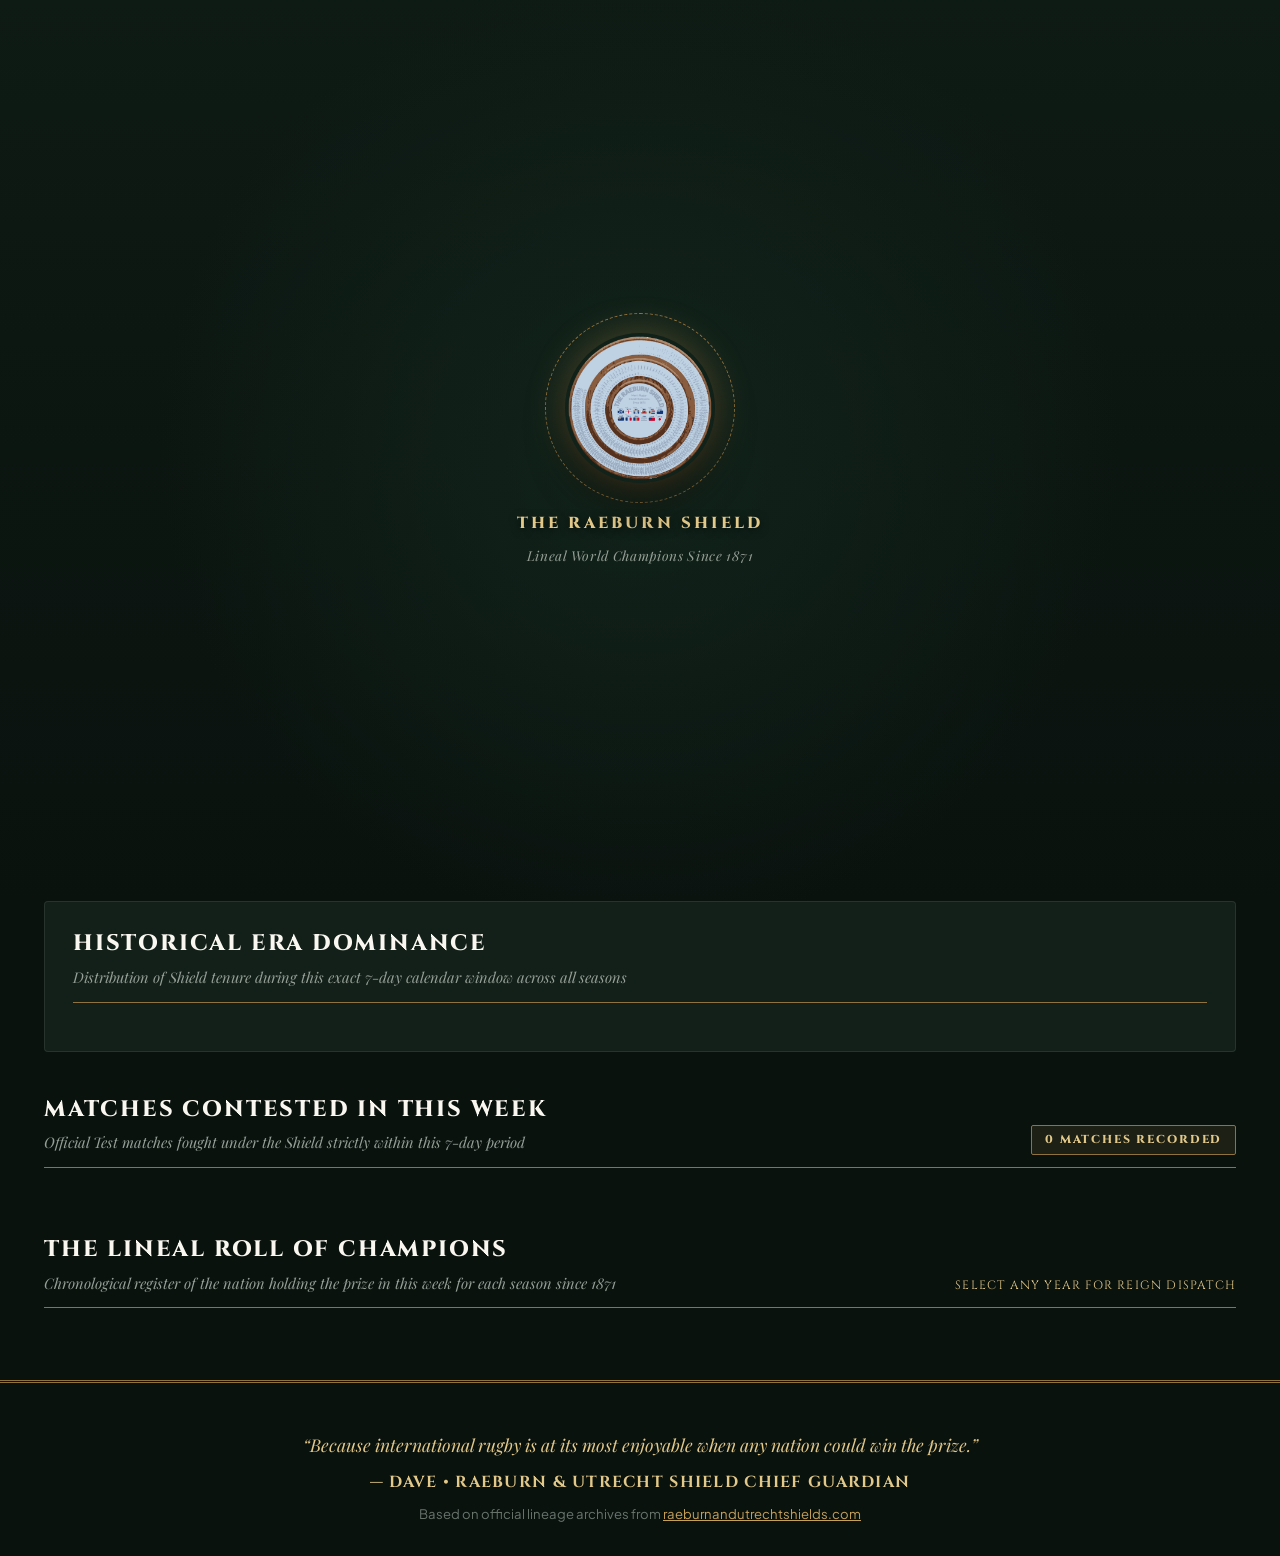
<file: index.html>
<!DOCTYPE html>
<html lang="en">
<head>
  <meta charset="UTF-8">
  <meta name="viewport" content="width=device-width, initial-scale=1.0">
  <title>The Raeburn &amp; Utrecht Shields &mdash; The Official Lineal Gazette</title>
  <meta name="description" content="The unbroken lineal championship of world international rugby since 1871. Explore this week in history, historical title defences, and champion reigns.">

  <!-- Editorial & Classical Typography -->
  <link rel="preconnect" href="https://fonts.googleapis.com">
  <link rel="preconnect" href="https://fonts.gstatic.com" crossorigin>
  <link href="https://fonts.googleapis.com/css2?family=Cinzel:wght@600;700;800;900&family=JetBrains+Mono:wght@500;700;800&family=Playfair+Display:ital,wght@0,600;0,700;0,900;1,400;1,700&family=Plus+Jakarta+Sans:wght@400;500;600;700;800&display=swap" rel="stylesheet">
  
  <link rel="stylesheet" href="css/styles.css">
  
  <!-- Vercel Web Analytics -->
  <script defer src="https://cdn.vercel-insights.com/v1/script.debug.js"></script>
</head>
<body>

  <!-- Spinning Raeburn Shield Page Loader -->
  <div class="loader-overlay" id="page-loader">
    <div class="shield-spinner-wrapper">
      <img src="raeburn-shield.png" alt="The Raeburn Shield" class="shield-spinner">
    </div>
    <p class="loader-title">The Raeburn Shield</p>
    <p class="loader-subtitle">Lineal World Champions Since 1871</p>
  </div>

  <!-- Broadsheet Masthead Header -->
  <header class="site-header">
    <div class="container">
      <div class="masthead-meta-bar">
        <span>EDINBURGH &bull; 27th MARCH 1871</span>
        <span>THE LINEAL GAZETTE OF WORLD RUGBY</span>
        <span>VOL. CLVI</span>
      </div>

      <div class="header-top">
        <a href="index.html" class="brand-badge">
          <div class="shield-emblem">
            <img src="raeburn-shield.png" alt="The Raeburn Shield Circular Emblem">
          </div>
          <div class="brand-text">
            <h1><span class="gold-shimmer">The Raeburn &amp; Utrecht Shields</span></h1>
            <p>The Unbroken Lineal Championship of World Rugby &bull; 1871 to Present</p>
          </div>
        </a>

        <!-- Dual Shield Switcher -->
        <div class="shield-switcher" role="tablist" aria-label="Shield Selector">
          <button id="tabRaeburn" class="shield-tab active" role="tab" aria-selected="true">
            <span>Raeburn Shield</span>
            <span class="tab-badge">Men's &bull; Since 1871</span>
          </button>
          <button id="tabUtrecht" class="shield-tab" role="tab" aria-selected="false">
            <span>Utrecht Shield</span>
            <span class="tab-badge">Women's &bull; Since 1982</span>
          </button>
        </div>
      </div>

      <!-- Page Navigation -->
      <nav class="page-nav" aria-label="Site sections">
        <a href="index.html" class="page-nav-link active" aria-current="page">
          <span>&sect; I.</span> This Week in History
        </a>
        <a href="journey.html" class="page-nav-link">
          <span>&sect; II.</span> Shield Journey
        </a>
        <a href="daily.html" class="page-nav-link">
          <span>&sect; III.</span> Daily Dispatch
        </a>
      </nav>
    </div>
  </header>

  <main class="container">
    <!-- Current Shield Holder Hero Card -->
    <section class="current-holder-hero" aria-labelledby="currentHolderHeading">
      <div class="hero-grid">
        <div class="hero-content">
          <div class="hero-meta-tag">
            <span id="currentHolderHeading">&bull; Official Custodian &bull;</span>
          </div>

          <div class="hero-nation-title">
            <h2 class="hero-nation-name" id="heroNation">South Africa</h2>
            <span class="hero-reign-badge" id="heroReignBadge">Reign CCXXII</span>
          </div>

          <p class="hero-reign-desc" id="heroDesc">
            Current lineal custodians of the Raeburn Shield, won from <strong>New Zealand</strong> on <strong>29 August 2026</strong>.
          </p>

          <div class="hero-stats-row">
            <div class="stat-pill">
              <div class="stat-label">Reign Number</div>
              <div class="stat-val" id="heroReignNo">#222</div>
            </div>

            <div class="stat-pill">
              <div class="stat-label">Days Held</div>
              <div class="stat-val" id="heroDaysHeld">25<small>days</small></div>
            </div>

            <div class="stat-pill">
              <div class="stat-label">Defences Won</div>
              <div class="stat-val" id="heroDefences">1</div>
            </div>

            <div class="stat-pill">
              <div class="stat-label">Captured From</div>
              <div class="stat-val" style="font-size: 1.15rem; font-family: var(--font-display);" id="heroLastOpponent">New Zealand</div>
            </div>
          </div>
        </div>

        <div class="hero-crest-wrap">
          <div class="crest-shield">
            <img src="raeburn-shield.png" alt="Championship Shield">
          </div>
          <div class="crest-swatch-split">
            <span id="crestLeft" style="background: #007749;"></span>
            <span id="crestRight" style="background: #FFB81C;"></span>
          </div>
          <span class="reign-num" id="heroCrestReign">Active Champion</span>
        </div>
      </div>
    </section>

    <!-- Time Engine: This Week in History Controls -->
    <section class="week-navigator-card">
      <div class="week-nav-header">
        <div>
          <div class="week-date-headline" id="weekDisplayNumber">Week 39</div>
          <div class="week-date-sub" id="weekDisplayDates">Sep 20 &ndash; Sep 26</div>
        </div>

        <div class="week-nav-buttons">
          <button id="btnPrevWeek" class="btn-icon-nav" title="Previous calendar week">
            &larr; Prev Week
          </button>
          <button id="btnToday" class="btn-icon-nav btn-today-jump" title="Jump to current week">
            Current Week
          </button>
          <button id="btnNextWeek" class="btn-icon-nav" title="Next calendar week">
            Next Week &rarr;
          </button>
          <button id="btnRandomWeek" class="btn-icon-nav" title="Jump to an iconic historical week">
            Iconic Week
          </button>
        </div>
      </div>

      <!-- 52-Week Scrubber Slider -->
      <div class="week-slider-wrap">
        <input type="range" id="weekSlider" class="week-slider" min="1" max="52" value="39" aria-label="Select week of the year">
      </div>

      <!-- Filters Row -->
      <div style="display: flex; justify-content: space-between; align-items: center; flex-wrap: wrap; gap: 1rem; border-top: 1px solid var(--rule-subtle); padding-top: 1rem;">
        <div class="shield-switcher" role="group" aria-label="Filter by Decade">
          <button class="decade-btn shield-tab active" data-decade="all" style="padding: 0.4rem 0.75rem; font-size: 0.72rem;">All Decades</button>
          <button class="decade-btn shield-tab" data-decade="2020" style="padding: 0.4rem 0.75rem; font-size: 0.72rem;">2020s</button>
          <button class="decade-btn shield-tab" data-decade="2010" style="padding: 0.4rem 0.75rem; font-size: 0.72rem;">2010s</button>
          <button class="decade-btn shield-tab" data-decade="2000" style="padding: 0.4rem 0.75rem; font-size: 0.72rem;">2000s</button>
          <button class="decade-btn shield-tab" data-decade="1990" style="padding: 0.4rem 0.75rem; font-size: 0.72rem;">1990s</button>
          <button class="decade-btn shield-tab" data-decade="1980" style="padding: 0.4rem 0.75rem; font-size: 0.72rem;">1980s</button>
          <button class="decade-btn shield-tab" data-decade="1970" style="padding: 0.4rem 0.75rem; font-size: 0.72rem;">1970s</button>
          <button class="decade-btn shield-tab" data-decade="earlier" style="padding: 0.4rem 0.75rem; font-size: 0.72rem;">1871–1969</button>
        </div>

        <div style="min-width: 180px;">
          <select id="nationFilter" aria-label="Filter by Nation" style="width: 100%; background: var(--bg-surface); border: 1px solid var(--rule-bronze); color: var(--gold-light); padding: 0.5rem 0.75rem; border-radius: var(--radius-xs); font-family: var(--font-display); font-size: 0.78rem; text-transform: uppercase;">
            <option value="">All Contesting Nations</option>
          </select>
        </div>
      </div>
    </section>

    <!-- Dominance Analytics -->
    <section class="dominance-card">
      <div class="section-title-wrap">
        <div>
          <h3 class="section-title">Historical Era Dominance</h3>
          <p class="section-subtitle">Distribution of Shield tenure during this exact 7-day calendar window across all seasons</p>
        </div>
      </div>

      <div class="dominance-grid" id="dominanceGrid">
        <!-- Injected dynamically via app.js -->
      </div>
    </section>

    <!-- Historical Matches Played This Week -->
    <section>
      <div class="section-title-wrap">
        <div>
          <h3 class="section-title">Matches Contested in This Week</h3>
          <p class="section-subtitle">Official Test matches fought under the Shield strictly within this 7-day period</p>
        </div>
        <span class="hero-meta-tag" id="matchCountBadge" style="margin-bottom: 0;">0 Matches Recorded</span>
      </div>

      <div class="matches-grid" id="matchesList">
        <!-- Injected dynamically via app.js -->
      </div>
    </section>

    <!-- Full Year-by-Year Lineal Chronicle -->
    <section>
      <div class="section-title-wrap">
        <div>
          <h3 class="section-title">The Lineal Roll of Champions</h3>
          <p class="section-subtitle">Chronological register of the nation holding the prize in this week for each season since 1871</p>
        </div>
        <div style="font-family: var(--font-display); font-size: 0.75rem; color: var(--gold-light); letter-spacing: 0.1em; text-transform: uppercase;">
          Select any year for reign dispatch
        </div>
      </div>

      <div class="history-grid-container" id="historyGrid">
        <!-- Injected dynamically via app.js -->
      </div>
    </section>
  </main>

  <!-- Reign Detail Modal -->
  <div id="reignModal" class="modal-overlay" role="dialog" aria-modal="true" aria-labelledby="modalTitle">
    <div class="modal-content">
      <button id="modalClose" class="modal-close-btn" aria-label="Close modal">&times;</button>
      <div id="modalBody">
        <!-- Injected dynamically -->
      </div>
    </div>
  </div>

  <!-- Footer -->
  <footer class="site-footer">
    <div class="container">
      <p class="footer-quote">
        &ldquo;Because international rugby is at its most enjoyable when any nation could win the prize.&rdquo;
      </p>
      <p style="margin-bottom: 0.5rem; font-family: var(--font-display); font-weight: 700; letter-spacing: 0.08em; text-transform: uppercase; color: var(--gold-light);">
        &mdash; Dave &bull; Raeburn &amp; Utrecht Shield Chief Guardian
      </p>
      <p style="font-size: 0.82rem; color: var(--text-dim);">
        Based on official lineage archives from <a href="https://www.raeburnandutrechtshields.com/previousholders" target="_blank" rel="noopener noreferrer" style="color: var(--gold-primary);">raeburnandutrechtshields.com</a>
      </p>
    </div>
  </footer>

  <!-- Scripts -->
  <script src="data/raeburn-data.js"></script>
  <script src="data/utrecht-data.js"></script>
  <script src="js/app.js"></script>
  <script>
    window.addEventListener("load", function () {
      const loader = document.getElementById("page-loader");
      if (loader) {
        setTimeout(function() {
          loader.classList.add("loader-fade-out");
        }, 1400);
      }
    });
    setTimeout(function() {
      const loader = document.getElementById("page-loader");
      if (loader && !loader.classList.contains("loader-fade-out")) {
        loader.classList.add("loader-fade-out");
      }
    }, 3500);
  </script>
</body>
</html>
</file>
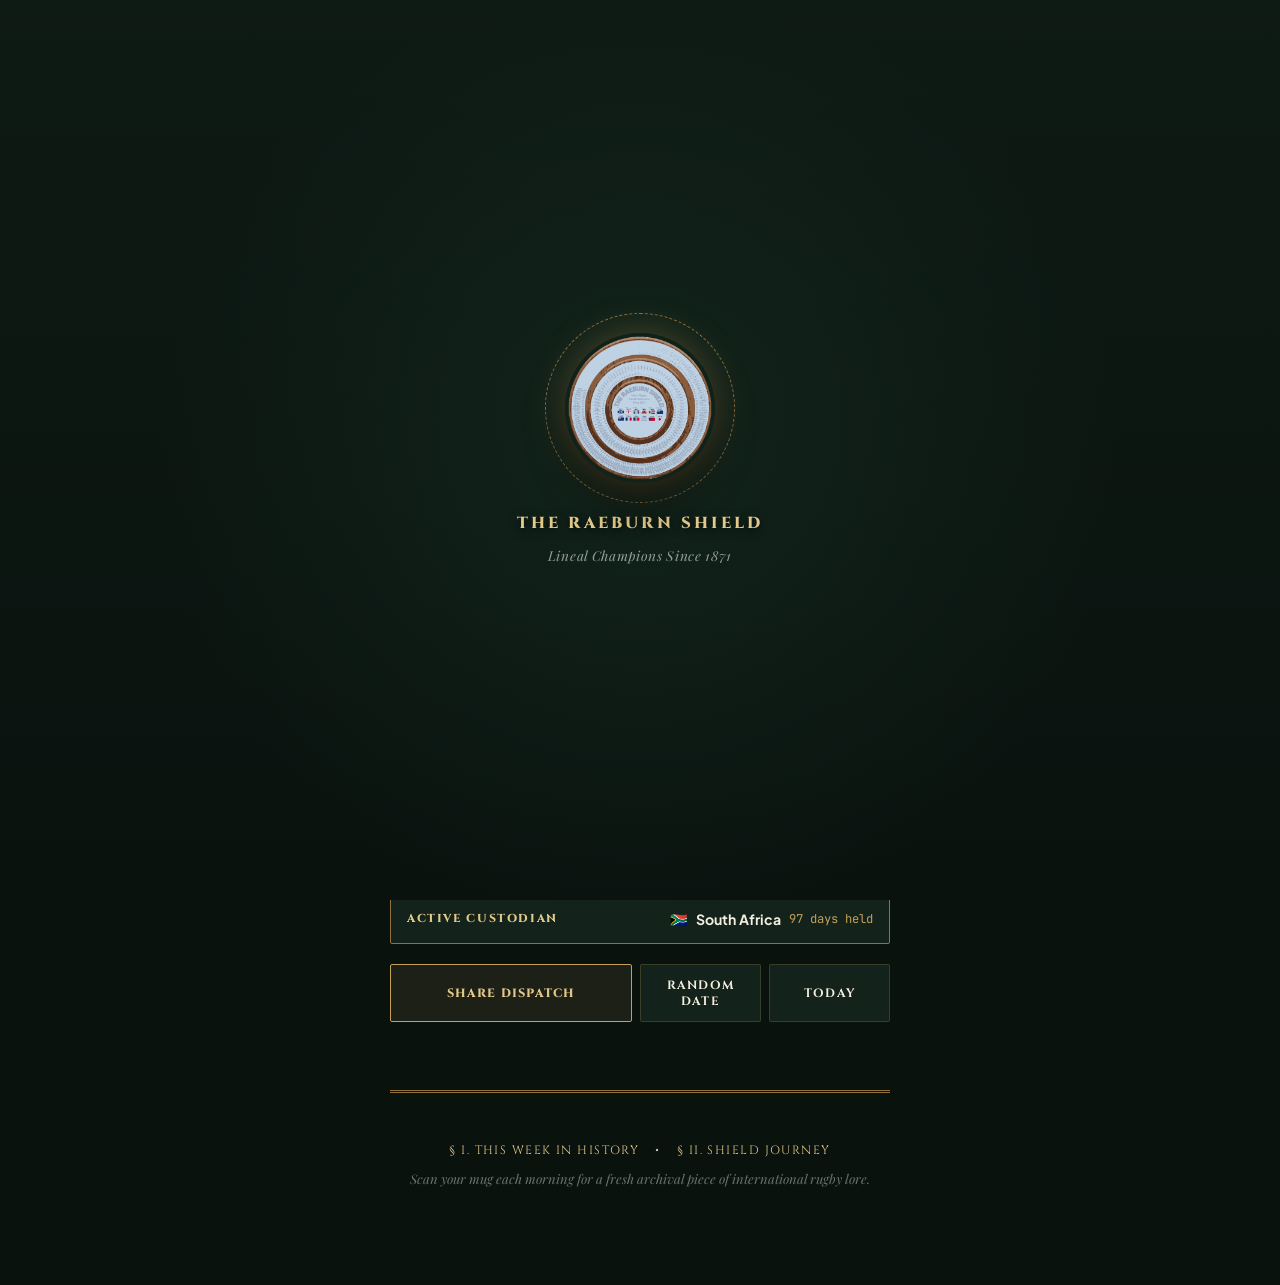
<file: daily.html>
<!DOCTYPE html>
<html lang="en">
<head>
  <meta charset="UTF-8">
  <meta name="viewport" content="width=device-width, initial-scale=1.0">
  <title>Daily Lineal Dispatch &mdash; The Raeburn &amp; Utrecht Shields</title>
  <meta name="description" content="Your daily morning rugby lineage dispatch from the Raeburn & Utrecht Shields. Scan each morning for historic matches, milestones, and championship lore.">

  <link rel="preconnect" href="https://fonts.googleapis.com">
  <link rel="preconnect" href="https://fonts.gstatic.com" crossorigin>
  <link href="https://fonts.googleapis.com/css2?family=Cinzel:wght@600;700;800;900&family=JetBrains+Mono:wght@500;700;800&family=Playfair+Display:ital,wght@0,600;0,700;0,900;1,400;1,700&family=Plus+Jakarta+Sans:wght@400;500;600;700;800&display=swap" rel="stylesheet">

  <link rel="stylesheet" href="css/styles.css">
  
  <!-- Vercel Web Analytics -->
  <script defer src="https://cdn.vercel-insights.com/v1/script.debug.js"></script>
</head>
<body class="daily-page-body">

  <!-- Spinning Raeburn Shield Page Loader -->
  <div class="loader-overlay" id="page-loader">
    <div class="shield-spinner-wrapper">
      <img src="raeburn-shield.png" alt="The Raeburn Shield" class="shield-spinner">
    </div>
    <p class="loader-title">The Raeburn Shield</p>
    <p class="loader-subtitle">Lineal Champions Since 1871</p>
  </div>

  <div class="daily-card-container">

    <!-- Masthead Header -->
    <header class="daily-header">
      <div class="daily-mug-badge">
        <span>&bull; Morning Custodial Dispatch &bull;</span>
      </div>
      <h1 class="daily-site-title">
        <a href="index.html">The Raeburn Gazette</a>
      </h1>
      <p class="daily-site-sub">Daily Lineage &amp; Historic Tests Since 1871</p>
    </header>

    <!-- Date Navigation Header -->
    <div class="daily-date-nav">
      <button id="btnPrevDay" class="daily-nav-btn" aria-label="Previous day">&larr;</button>
      <div class="daily-date-display">
        <div class="daily-date-day" id="dailyDayName">Wednesday</div>
        <div class="daily-date-full" id="dailyDateFormatted">23 September</div>
      </div>
      <button id="btnNextDay" class="daily-nav-btn" aria-label="Next day">&rarr;</button>
    </div>

    <!-- Main Fact Card Container -->
    <article class="daily-fact-card" id="dailyFactCard">
      <!-- Injected by daily.js -->
      <div class="daily-card-loading">Compiling today's archival test record...</div>
    </article>

    <!-- Multi-match Switcher (if > 1 match today) -->
    <div class="daily-multi-matches" id="multiMatchNav" style="display:none;">
      <!-- Injected by daily.js -->
    </div>

    <!-- On This Day in Eras Past -->
    <section class="daily-eras-section" id="dailyErasSection">
      <h3 class="daily-section-heading">Custodians on This Day Across Eras</h3>
      <div class="daily-eras-grid" id="dailyErasGrid">
        <!-- Injected by daily.js -->
      </div>
    </section>

    <!-- Live Current Custodian -->
    <section class="daily-custodian-bar" id="dailyCustodianBar">
      <div class="custodian-bar-left">
        <span>Active Custodian</span>
      </div>
      <div class="custodian-bar-right" id="dailyLiveHolder">
        <span id="custodianFlag">🇿🇦</span>
        <strong id="custodianName">South Africa</strong>
        <span class="custodian-days" id="custodianDays">25 days</span>
      </div>
    </section>

    <!-- Interactive Actions -->
    <div class="daily-actions">
      <button id="btnShareFact" class="daily-action-btn primary-action">
        Share Dispatch
      </button>
      <button id="btnRandomFact" class="daily-action-btn">
        Random Date
      </button>
      <button id="btnToday" class="daily-action-btn">
        Today
      </button>
    </div>

    <!-- Toast Notification for Share -->
    <div id="dailyToast" class="daily-toast" style="display:none;">
      Dispatch copied to clipboard
    </div>

    <!-- Footer Links -->
    <footer class="daily-footer">
      <nav class="daily-footer-nav">
        <a href="index.html">&sect; I. This Week in History</a>
        <span>&bull;</span>
        <a href="journey.html">&sect; II. Shield Journey</a>
      </nav>
      <p class="daily-footer-note">
        Scan your mug each morning for a fresh archival piece of international rugby lore.
      </p>
    </footer>

  </div>

  <!-- Scripts -->
  <script src="data/raeburn-data.js"></script>
  <script src="data/utrecht-data.js"></script>
  <script src="js/daily.js"></script>
  <script>
    window.addEventListener("load", function () {
      const loader = document.getElementById("page-loader");
      if (loader) {
        setTimeout(function() {
          loader.classList.add("loader-fade-out");
        }, 1400);
      }
    });
    setTimeout(function() {
      const loader = document.getElementById("page-loader");
      if (loader && !loader.classList.contains("loader-fade-out")) {
        loader.classList.add("loader-fade-out");
      }
    }, 3500);
  </script>
</body>
</html>
</file>
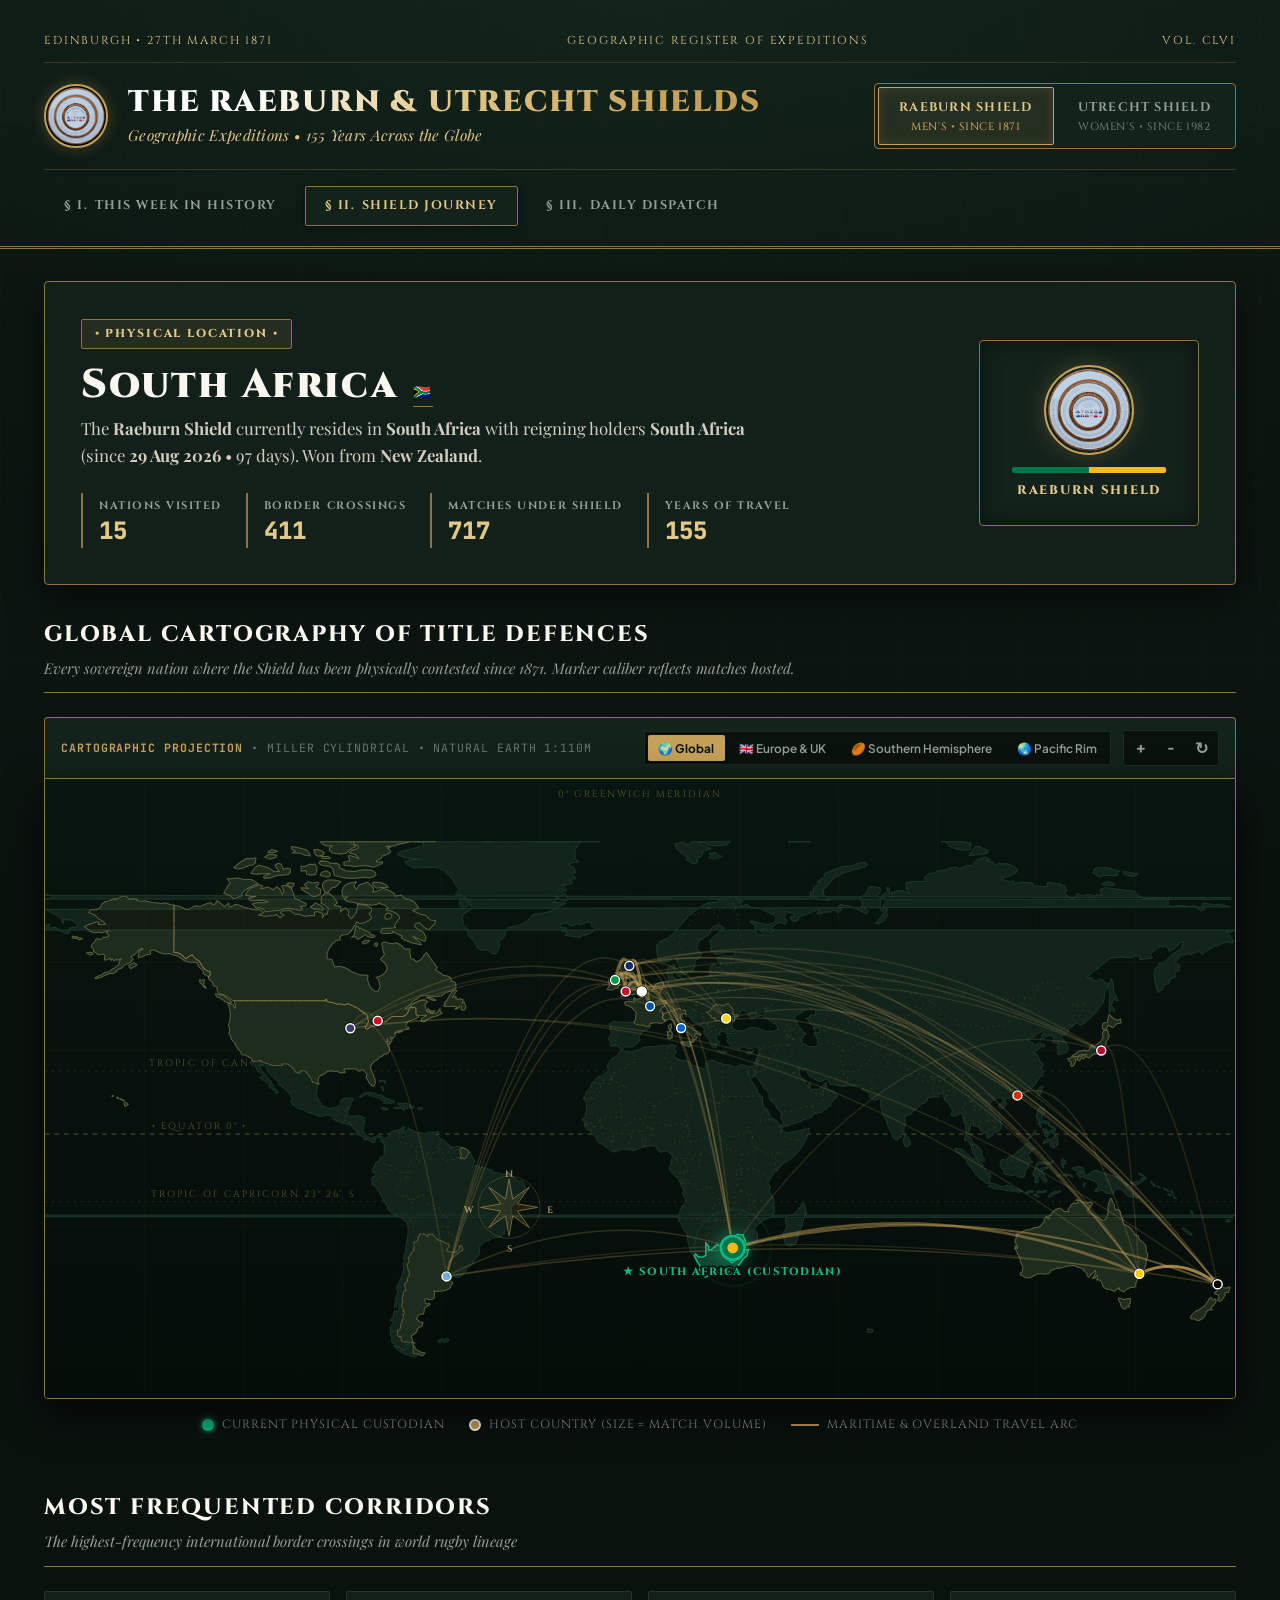
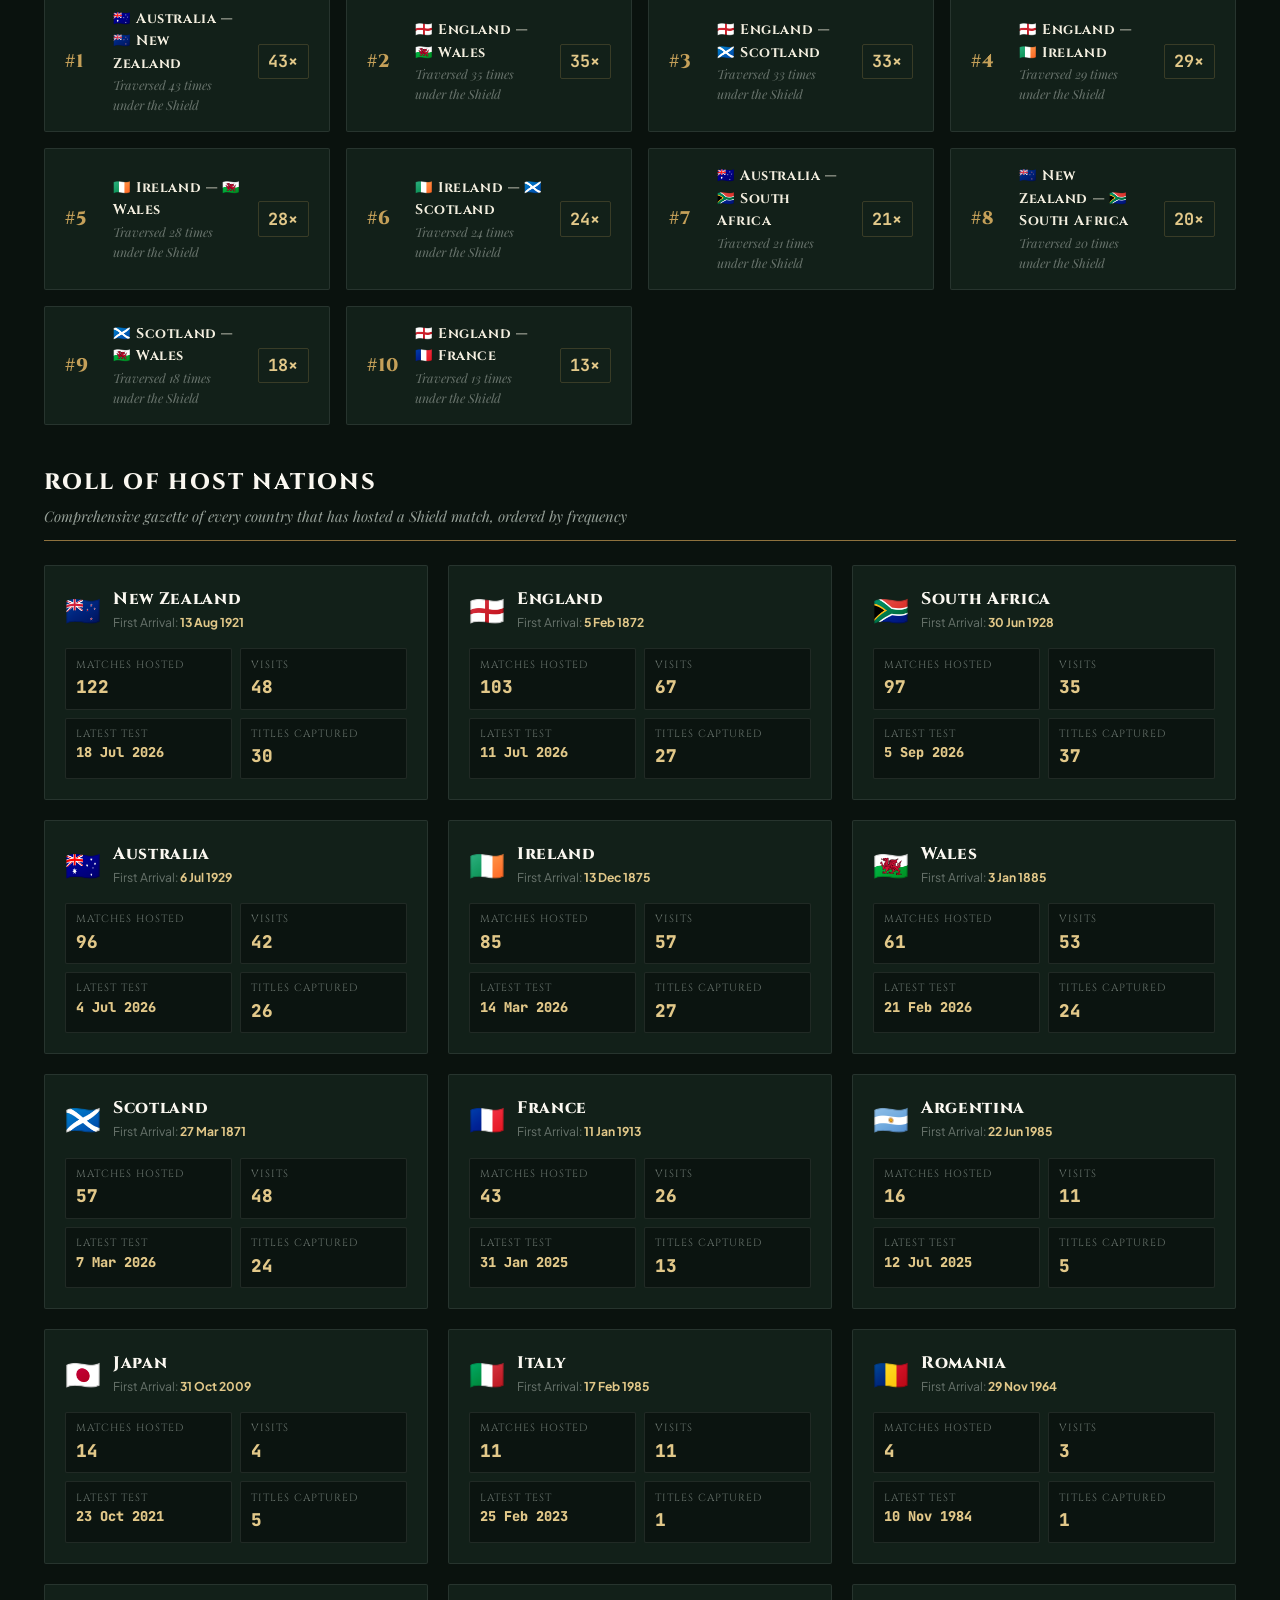
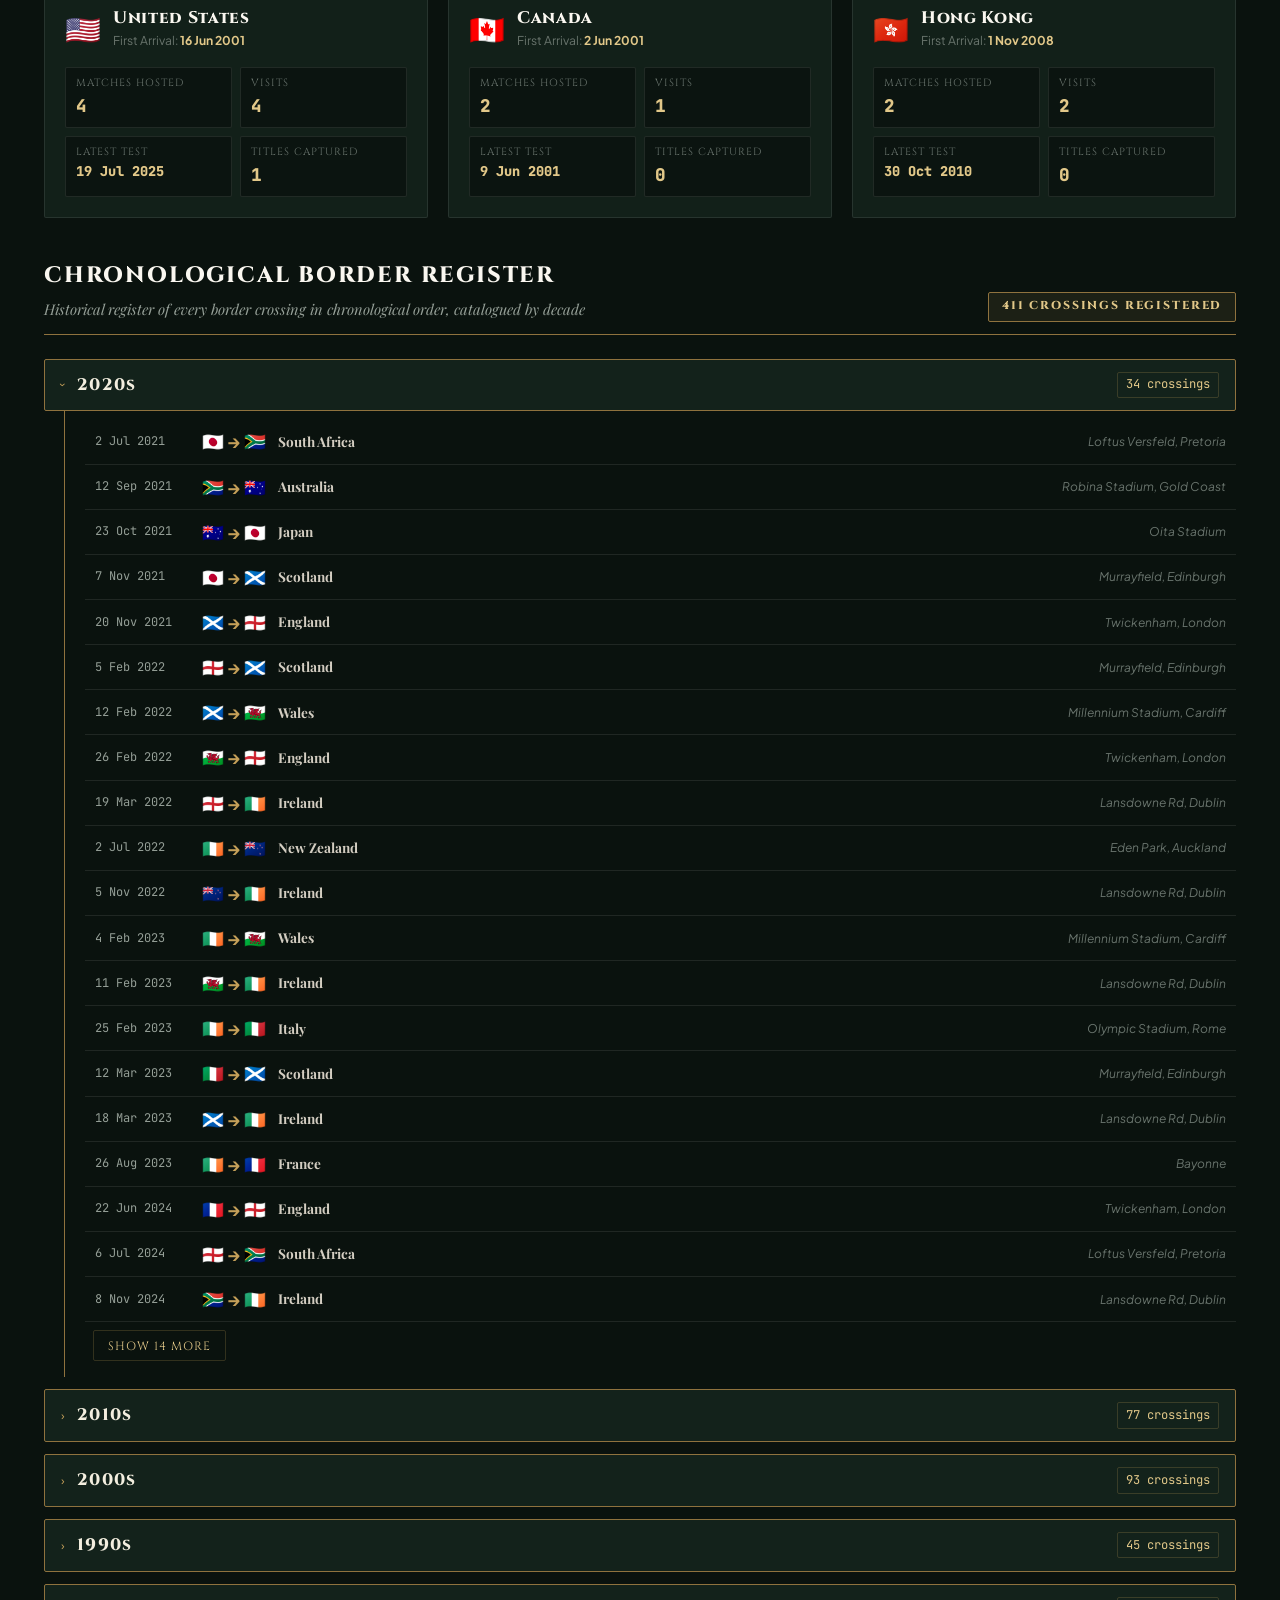
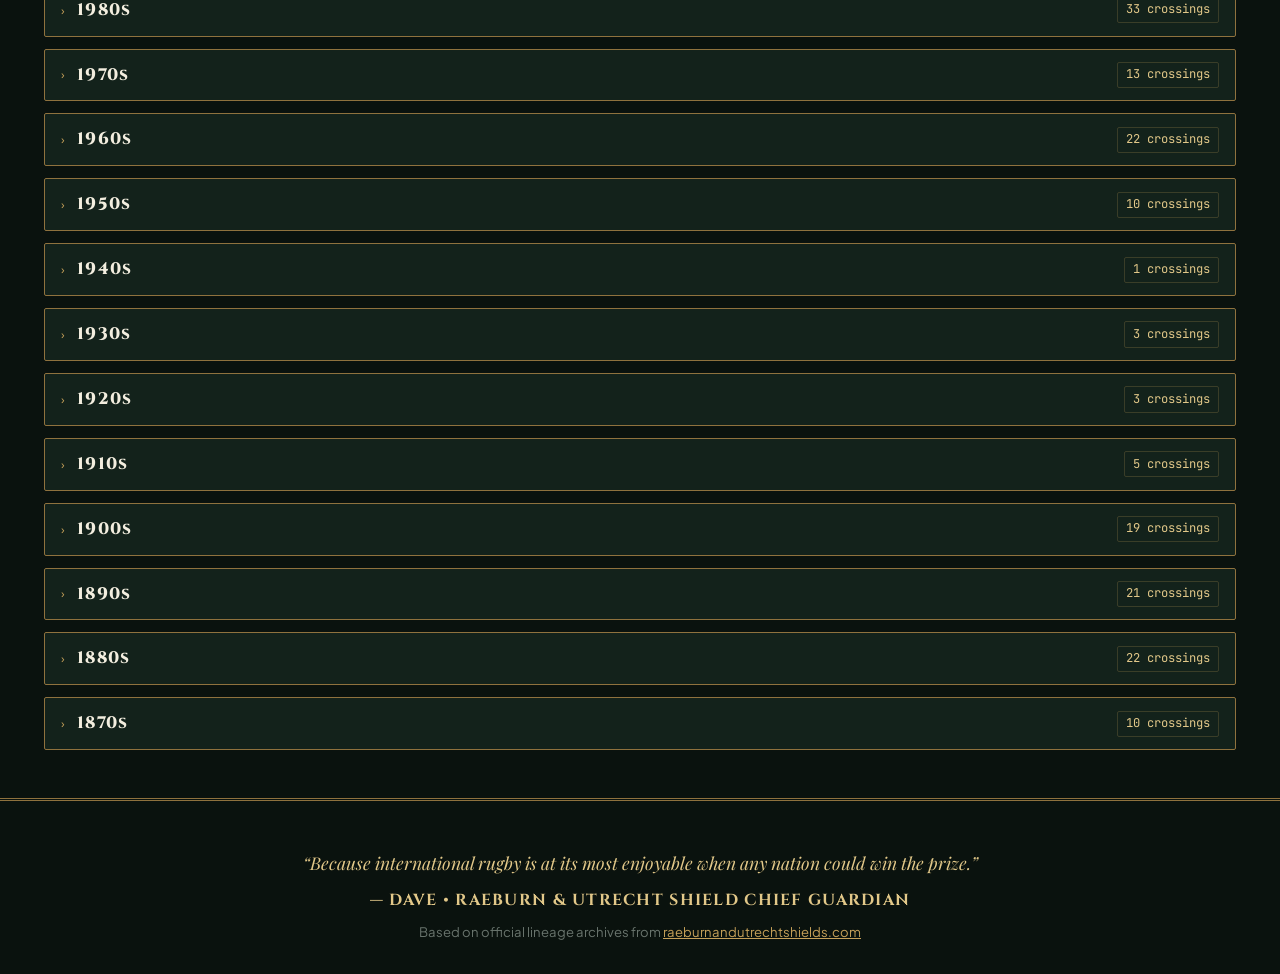
<file: journey.html>
<!DOCTYPE html>
<html lang="en">
<head>
  <meta charset="UTF-8">
  <meta name="viewport" content="width=device-width, initial-scale=1.0">
  <title>The Shield's Global Journey &mdash; The Raeburn &amp; Utrecht Shields</title>
  <meta name="description" content="Cartographic chronicle of every country the Raeburn and Utrecht Shields have visited since 1871, most frequent routes, and current physical custody.">

  <link rel="preconnect" href="https://fonts.googleapis.com">
  <link rel="preconnect" href="https://fonts.gstatic.com" crossorigin>
  <link href="https://fonts.googleapis.com/css2?family=Cinzel:wght@600;700;800;900&family=JetBrains+Mono:wght@500;700;800&family=Playfair+Display:ital,wght@0,600;0,700;0,900;1,400;1,700&family=Plus+Jakarta+Sans:wght@400;500;600;700;800&display=swap" rel="stylesheet">

  <link rel="stylesheet" href="css/styles.css">
</head>
<body>

  <!-- Spinning Raeburn Shield Page Loader -->
  <div class="loader-overlay" id="page-loader">
    <div class="shield-spinner-wrapper">
      <img src="raeburn-shield.png" alt="The Raeburn Shield" class="shield-spinner">
    </div>
    <p class="loader-title">The Raeburn Shield</p>
    <p class="loader-subtitle">Lineal Champions Since 1871</p>
  </div>

  <!-- Broadsheet Masthead Header -->
  <header class="site-header">
    <div class="container">
      <div class="masthead-meta-bar">
        <span>EDINBURGH &bull; 27th MARCH 1871</span>
        <span>GEOGRAPHIC REGISTER OF EXPEDITIONS</span>
        <span>VOL. CLVI</span>
      </div>

      <div class="header-top">
        <a href="index.html" class="brand-badge">
          <div class="shield-emblem">
            <img src="raeburn-shield.png" alt="Shield Emblem">
          </div>
          <div class="brand-text">
            <h1><span class="gold-shimmer">The Raeburn &amp; Utrecht Shields</span></h1>
            <p>Geographic Expeditions &bull; 155 Years Across the Globe</p>
          </div>
        </a>

        <div class="shield-switcher" role="tablist" aria-label="Shield Selector">
          <button id="tabRaeburn" class="shield-tab active" role="tab" aria-selected="true">
            <span>Raeburn Shield</span>
            <span class="tab-badge">Men's &bull; Since 1871</span>
          </button>
          <button id="tabUtrecht" class="shield-tab" role="tab" aria-selected="false">
            <span>Utrecht Shield</span>
            <span class="tab-badge">Women's &bull; Since 1982</span>
          </button>
        </div>
      </div>

      <!-- Page Navigation -->
      <nav class="page-nav" aria-label="Site sections">
        <a href="index.html" class="page-nav-link">
          <span>&sect; I.</span> This Week in History
        </a>
        <a href="journey.html" class="page-nav-link active" aria-current="page">
          <span>&sect; II.</span> Shield Journey
        </a>
        <a href="daily.html" class="page-nav-link">
          <span>&sect; III.</span> Daily Dispatch
        </a>
      </nav>
    </div>
  </header>

  <main class="container">

    <!-- Current Position Hero -->
    <section class="journey-position-hero" id="positionHero">
      <div class="position-hero-grid">
        <div class="position-hero-content">
          <div class="hero-meta-tag">
            <span>&bull; Physical Location &bull;</span>
          </div>
          <div class="hero-nation-title">
            <h2 class="hero-nation-name" id="posCountry">South Africa</h2>
            <span class="hero-reign-badge" id="posFlag">🇿🇦 Current Custodian</span>
          </div>
          <p class="hero-reign-desc" id="posDesc">
            The prize currently resides within <strong>South Africa</strong>, holders since <strong>29 Aug 2026</strong>.
          </p>
          <div class="hero-stats-row" id="journeyStatsRow">
            <div class="stat-pill">
              <div class="stat-label">Nations Visited</div>
              <div class="stat-val" id="statCountries">15</div>
            </div>
            <div class="stat-pill">
              <div class="stat-label">Border Crossings</div>
              <div class="stat-val" id="statCrossings">412</div>
            </div>
            <div class="stat-pill">
              <div class="stat-label">Matches Under Shield</div>
              <div class="stat-val" id="statMatches">717</div>
            </div>
            <div class="stat-pill">
              <div class="stat-label">Years of Travel</div>
              <div class="stat-val" id="statYears">155</div>
            </div>
          </div>
        </div>
        <div class="hero-crest-wrap">
          <div class="crest-shield">
            <img src="raeburn-shield.png" alt="Championship Shield">
          </div>
          <div class="crest-swatch-split">
            <span id="posCrestLeft" style="background: #007749;"></span>
            <span id="posCrestRight" style="background: #FFB81C;"></span>
          </div>
          <span class="reign-num" id="posShieldLabel">Raeburn Shield</span>
        </div>
      </div>
    </section>

    <!-- Antiquarian Cartographic Map -->
    <section class="journey-map-section" style="margin-bottom: 2.5rem;">
      <div class="section-title-wrap">
        <div>
          <h3 class="section-title">Global Cartography of Title Defences</h3>
          <p class="section-subtitle">Every sovereign nation where the Shield has been physically contested since 1871. Marker caliber reflects matches hosted.</p>
        </div>
      </div>

      <!-- Cartographic Control Bar -->
      <div class="map-toolbar">
        <div class="map-toolbar-meta">
          <span class="toolbar-label">CARTOGRAPHIC PROJECTION</span>
          <span class="toolbar-sep">&bull;</span>
          <span class="toolbar-detail">Miller Cylindrical &bull; Natural Earth 1:110M</span>
        </div>
        <div class="map-toolbar-actions">
          <div class="map-region-buttons" role="group" aria-label="Region Presets">
            <button class="map-btn active" data-region="world" title="View Full Globe">🌍 Global</button>
            <button class="map-btn" data-region="europe" title="Focus on British Isles &amp; Western Europe">🇬🇧 Europe &amp; UK</button>
            <button class="map-btn" data-region="south" title="Focus on South Africa, New Zealand, Australia, Argentina">🏉 Southern Hemisphere</button>
            <button class="map-btn" data-region="pacific" title="Focus on Japan, Hong Kong, Australia, NZ">🌏 Pacific Rim</button>
          </div>
          <div class="map-zoom-buttons" role="group" aria-label="Zoom Controls">
            <button class="map-icon-btn" id="zoomIn" title="Zoom In" aria-label="Zoom In">+</button>
            <button class="map-icon-btn" id="zoomOut" title="Zoom Out" aria-label="Zoom Out">&minus;</button>
            <button class="map-icon-btn" id="zoomReset" title="Reset View" aria-label="Reset View">&#x21bb;</button>
          </div>
        </div>
      </div>

      <div class="map-wrapper" id="mapContainer">
        <svg id="journeyMap" viewBox="0 0 1000 520" xmlns="http://www.w3.org/2000/svg">
          <!-- Generated dynamically by journey.js -->
        </svg>

        <!-- Anchored Cartographic Dossier Card (Click on any country dot) -->
        <div id="mapDossier" class="map-dossier" style="display:none;" role="dialog" aria-label="Country Information">
          <button class="dossier-close" id="dossierClose" aria-label="Close information">&times;</button>
          <div class="dossier-header">
            <span class="dossier-flag" id="dossierFlag">🇿🇦</span>
            <div class="dossier-title-wrap">
              <h4 class="dossier-title" id="dossierTitle">South Africa</h4>
              <div id="dossierBadge" class="dossier-badge custodian">&starf; Reigning Custodian</div>
            </div>
          </div>
          <div class="dossier-stats-grid">
            <div class="dossier-stat-box">
              <span class="dossier-stat-num" id="dossierMatches">87</span>
              <span class="dossier-stat-label" id="dossierMatchLabel">Tests Hosted</span>
            </div>
            <div class="dossier-stat-box">
              <span class="dossier-stat-num" id="dossierCrossings">34</span>
              <span class="dossier-stat-label">Crossings</span>
            </div>
            <div class="dossier-stat-box">
              <span class="dossier-stat-num" id="dossierFirst">1928</span>
              <span class="dossier-stat-label">First Arrival</span>
            </div>
            <div class="dossier-stat-box">
              <span class="dossier-stat-num" id="dossierLatest">2026</span>
              <span class="dossier-stat-label">Latest Test</span>
            </div>
          </div>
          <div class="dossier-footer" id="dossierVenueRow">
            <span class="dossier-footer-label">Historic Grounds:</span>
            <span class="dossier-footer-val" id="dossierVenue">Ellis Park / Loftus Versfeld</span>
          </div>
        </div>

        <div id="mapTooltip" class="map-tooltip" style="display:none;"></div>
      </div>

      <div class="map-legend">
        <div class="legend-item">
          <span class="legend-dot legend-dot-current"></span>
          <span>Current Physical Custodian</span>
        </div>
        <div class="legend-item">
          <span class="legend-dot legend-dot-visited"></span>
          <span>Host Country (Size = Match Volume)</span>
        </div>
        <div class="legend-item">
          <span class="legend-line"></span>
          <span>Maritime &amp; Overland Travel Arc</span>
        </div>
      </div>
    </section>

    <!-- Top Routes -->
    <section style="margin-bottom: 2.5rem;" id="topRoutesSection">
      <div class="section-title-wrap">
        <div>
          <h3 class="section-title">Most Frequented Corridors</h3>
          <p class="section-subtitle">The highest-frequency international border crossings in world rugby lineage</p>
        </div>
      </div>
      <div class="routes-grid" id="topRoutesGrid">
        <!-- Injected by journey.js -->
      </div>
    </section>

    <!-- Countries Visited Grid -->
    <section style="margin-bottom: 2.5rem;">
      <div class="section-title-wrap">
        <div>
          <h3 class="section-title">Roll of Host Nations</h3>
          <p class="section-subtitle">Comprehensive gazette of every country that has hosted a Shield match, ordered by frequency</p>
        </div>
      </div>
      <div class="countries-detail-grid" id="countriesGrid">
        <!-- Injected by journey.js -->
      </div>
    </section>

    <!-- Travel Log Timeline -->
    <section style="margin-bottom: 2.5rem;">
      <div class="section-title-wrap">
        <div>
          <h3 class="section-title">Chronological Border Register</h3>
          <p class="section-subtitle">Historical register of every border crossing in chronological order, catalogued by decade</p>
        </div>
        <span class="hero-meta-tag" id="crossingCountBadge" style="margin-bottom:0;">0 Crossings</span>
      </div>
      <div class="travel-log-timeline" id="travelLog">
        <!-- Injected by journey.js -->
      </div>
    </section>

  </main>

  <!-- Footer -->
  <footer class="site-footer">
    <div class="container">
      <p class="footer-quote">
        &ldquo;Because international rugby is at its most enjoyable when any nation could win the prize.&rdquo;
      </p>
      <p style="margin-bottom: 0.5rem; font-family: var(--font-display); font-weight: 700; letter-spacing: 0.08em; text-transform: uppercase; color: var(--gold-light);">
        &mdash; Dave &bull; Raeburn &amp; Utrecht Shield Chief Guardian
      </p>
      <p style="font-size: 0.82rem; color: var(--text-dim);">
        Based on official lineage archives from <a href="https://www.raeburnandutrechtshields.com/previousholders" target="_blank" rel="noopener noreferrer" style="color: var(--gold-primary);">raeburnandutrechtshields.com</a>
      </p>
    </div>
  </footer>

  <!-- Scripts -->
  <script src="data/raeburn-data.js"></script>
  <script src="data/utrecht-data.js"></script>
  <script src="data/map-data.js"></script>
  <script src="js/journey.js"></script>
  <script>
    window.addEventListener("load", function () {
      const loader = document.getElementById("page-loader");
      if (loader) {
        setTimeout(function() {
          loader.classList.add("loader-fade-out");
        }, 1400);
      }
    });
    setTimeout(function() {
      const loader = document.getElementById("page-loader");
      if (loader && !loader.classList.contains("loader-fade-out")) {
        loader.classList.add("loader-fade-out");
      }
    }, 3500);
  </script>
</body>
</html>
</file>
<file: css/styles.css>
/* ==========================================================================
   THE RAEBURN & UTRECHT SHIELDS — ARCHIVAL BROADSHEET GAZETTE
   Design System: 1871 British Championship Journal & Engraved Silver Archive
   ========================================================================== */

:root {
  /* Archival Ink & Paper Palette */
  --bg-pitch-dark: #0A120E;
  --bg-pitch-base: #0E1A14;
  --bg-surface: #13221B;
  --bg-surface-elevated: #182C22;
  --bg-card: #122019;
  --bg-card-hover: #172A21;
  --bg-parchment: #F4EFE6;
  
  /* Antique Metal & Rules */
  --gold-primary: #C5A059;
  --gold-light: #E2C889;
  --gold-dark: #8F6F2F;
  --gold-soft: rgba(197, 160, 89, 0.1);
  --gold-glow: rgba(226, 200, 137, 0.15);
  
  --rule-bronze: #8F723E;
  --rule-subtle: rgba(197, 160, 89, 0.22);
  --rule-hairline: rgba(255, 255, 255, 0.08);

  /* Editorial Inks */
  --text-pure: #FAF7F0;
  --text-heading: #F3EEDF;
  --text-body: #D3CDC1;
  --text-muted: #959F97;
  --text-dim: #69746D;

  --border-subtle: rgba(197, 160, 89, 0.25);
  --border-card: rgba(255, 255, 255, 0.09);
  --border-highlight: rgba(197, 160, 89, 0.6);

  /* Historic Outcome Inks */
  --badge-win: #1B8A5A;
  --badge-lose: #A83636;
  --badge-draw: #B07D2B;

  /* Crisp Print Geometry (No generic SaaS bubbly pill borders) */
  --radius-xs: 2px;
  --radius-sm: 4px;
  --radius-md: 6px;
  --radius-lg: 8px;
  --radius-xl: 12px;
  --radius-pill: 2px;

  /* Typography */
  --font-display: 'Cinzel', 'Playfair Display', Georgia, serif;
  --font-serif: 'Playfair Display', Georgia, 'Times New Roman', serif;
  --font-sans: 'Plus Jakarta Sans', -apple-system, BlinkMacSystemFont, 'Segoe UI', serif;
  --font-mono: 'JetBrains Mono', 'SF Mono', Consolas, monospace;

  --transition-fast: 0.15s cubic-bezier(0.16, 1, 0.3, 1);
  --transition-smooth: 0.3s cubic-bezier(0.16, 1, 0.3, 1);
}

*, *::before, *::after {
  box-sizing: border-box;
  margin: 0;
  padding: 0;
}

body {
  background-color: var(--bg-pitch-dark);
  background-image: 
    radial-gradient(ellipse 90% 50% at 50% 0%, rgba(24, 46, 35, 0.5) 0%, transparent 80%),
    linear-gradient(180deg, var(--bg-pitch-base) 0%, var(--bg-pitch-dark) 100%);
  background-attachment: fixed;
  color: var(--text-body);
  font-family: var(--font-sans);
  line-height: 1.6;
  -webkit-font-smoothing: antialiased;
  -moz-osx-font-smoothing: grayscale;
  min-height: 100vh;
}

/* Subtle archival plate grid */
body::before {
  content: "";
  position: fixed;
  inset: 0;
  background-image: linear-gradient(rgba(197, 160, 89, 0.02) 1px, transparent 1px),
                    linear-gradient(90deg, rgba(197, 160, 89, 0.02) 1px, transparent 1px);
  background-size: 60px 60px;
  pointer-events: none;
  z-index: 0;
}

.container {
  max-width: 1240px;
  margin: 0 auto;
  padding: 0 1.5rem;
  position: relative;
  z-index: 1;
}

/* Broadsheet Rule Dividers */
.broadsheet-rule {
  border: 0;
  height: 3px;
  border-top: 1px solid var(--rule-bronze);
  border-bottom: 1px solid var(--rule-bronze);
  margin: 1.5rem 0;
}

.broadsheet-hairline {
  border: 0;
  height: 1px;
  background: var(--rule-subtle);
  margin: 1rem 0;
}

/* ==========================================================================
   MASTHEAD & EDITORIAL HEADER
   ========================================================================== */
.site-header {
  padding: 2rem 0 1.25rem;
  border-bottom: 3px double var(--rule-bronze);
  position: relative;
}

.masthead-meta-bar {
  display: flex;
  align-items: center;
  justify-content: space-between;
  padding-bottom: 0.75rem;
  border-bottom: 1px solid var(--rule-subtle);
  font-family: var(--font-display);
  font-size: 0.72rem;
  letter-spacing: 0.16em;
  text-transform: uppercase;
  color: var(--gold-light);
  margin-bottom: 1.25rem;
}

.masthead-meta-bar span {
  display: inline-flex;
  align-items: center;
  gap: 0.5rem;
}

.header-top {
  display: flex;
  align-items: center;
  justify-content: space-between;
  flex-wrap: wrap;
  gap: 1.5rem;
  margin-bottom: 1.25rem;
}

.brand-badge {
  display: flex;
  align-items: center;
  gap: 1.25rem;
  text-decoration: none;
}

.shield-emblem {
  width: 64px;
  height: 64px;
  border-radius: 50%;
  border: 2px solid var(--gold-primary);
  box-shadow: 0 0 15px rgba(197, 160, 89, 0.3), inset 0 0 8px rgba(0, 0, 0, 0.6);
  overflow: hidden;
  flex-shrink: 0;
  background: #000;
}

.shield-emblem img {
  width: 100%;
  height: 100%;
  object-fit: cover;
  display: block;
}

.brand-text h1 {
  font-family: var(--font-display);
  font-size: 1.85rem;
  font-weight: 900;
  letter-spacing: 0.06em;
  text-transform: uppercase;
  color: var(--text-pure);
  line-height: 1.1;
  margin: 0 0 0.25rem;
}

.brand-text p {
  font-family: var(--font-serif);
  font-style: italic;
  font-size: 0.95rem;
  color: var(--gold-light);
  margin: 0;
  letter-spacing: 0.02em;
}

.gold-shimmer {
  background: linear-gradient(135deg, #FFFFFF 20%, var(--gold-light) 50%, var(--gold-primary) 85%);
  -webkit-background-clip: text;
  -webkit-text-fill-color: transparent;
}

/* Shield Switcher Tabs */
.shield-switcher {
  display: flex;
  background: var(--bg-surface);
  border: 1px solid var(--rule-bronze);
  border-radius: var(--radius-sm);
  padding: 3px;
  gap: 3px;
}

.shield-tab {
  background: transparent;
  border: 1px solid transparent;
  color: var(--text-muted);
  font-family: var(--font-display);
  font-size: 0.78rem;
  font-weight: 700;
  letter-spacing: 0.1em;
  text-transform: uppercase;
  padding: 0.65rem 1.25rem;
  border-radius: var(--radius-xs);
  cursor: pointer;
  display: flex;
  flex-direction: column;
  align-items: center;
  gap: 0.2rem;
  transition: var(--transition-fast);
}

.shield-tab:hover {
  color: var(--text-pure);
  background: rgba(197, 160, 89, 0.08);
}

.shield-tab.active {
  background: var(--gold-soft);
  color: var(--gold-light);
  border-color: var(--gold-primary);
  box-shadow: inset 0 0 12px rgba(197, 160, 89, 0.15);
}

.tab-badge {
  font-size: 0.68rem;
  letter-spacing: 0.05em;
  color: var(--text-dim);
  font-weight: 500;
}

.shield-tab.active .tab-badge {
  color: var(--gold-primary);
}

/* Page Navigation */
.page-nav {
  display: flex;
  gap: 0.5rem;
  padding-top: 1rem;
  border-top: 1px solid var(--rule-subtle);
  flex-wrap: wrap;
}

.page-nav-link {
  display: inline-flex;
  align-items: center;
  gap: 0.4rem;
  padding: 0.55rem 1.2rem;
  border-radius: var(--radius-xs);
  font-family: var(--font-display);
  font-size: 0.78rem;
  font-weight: 700;
  letter-spacing: 0.12em;
  text-transform: uppercase;
  color: var(--text-muted);
  text-decoration: none;
  background: transparent;
  border: 1px solid transparent;
  transition: var(--transition-fast);
}

.page-nav-link:hover {
  color: var(--text-pure);
  background: rgba(255, 255, 255, 0.04);
  border-color: var(--border-card);
}

.page-nav-link.active {
  color: var(--gold-light);
  background: var(--bg-surface);
  border-color: var(--rule-bronze);
  box-shadow: 0 2px 8px rgba(0, 0, 0, 0.4);
}

/* ==========================================================================
   CURRENT HOLDER HERO (ARCHIVAL BROADSHEET EDITION)
   ========================================================================== */
.current-holder-hero {
  margin: 2rem 0 2.5rem;
  background: var(--bg-card);
  border: 1px solid var(--rule-bronze);
  border-radius: var(--radius-sm);
  padding: 2.25rem 2.5rem;
  position: relative;
  box-shadow: 0 12px 36px rgba(0, 0, 0, 0.6), inset 0 0 0 1px rgba(197, 160, 89, 0.12);
}

.hero-grid {
  display: grid;
  grid-template-columns: 1fr auto;
  gap: 2.5rem;
  align-items: center;
}

@media (max-width: 860px) {
  .hero-grid {
    grid-template-columns: 1fr;
  }
}

.hero-meta-tag {
  display: inline-flex;
  align-items: center;
  gap: 0.6rem;
  font-family: var(--font-display);
  font-size: 0.72rem;
  font-weight: 800;
  letter-spacing: 0.16em;
  text-transform: uppercase;
  color: var(--gold-light);
  padding: 0.3rem 0.8rem;
  background: rgba(197, 160, 89, 0.1);
  border: 1px solid var(--rule-bronze);
  border-radius: var(--radius-xs);
  margin-bottom: 0.85rem;
}

.hero-nation-title {
  display: flex;
  align-items: baseline;
  gap: 1rem;
  margin-bottom: 0.5rem;
  flex-wrap: wrap;
}

.hero-nation-name {
  font-family: var(--font-display);
  font-size: 2.5rem;
  font-weight: 900;
  letter-spacing: 0.04em;
  color: var(--text-pure);
  line-height: 1.1;
}

.hero-reign-badge {
  font-family: var(--font-display);
  font-size: 0.88rem;
  font-weight: 700;
  letter-spacing: 0.14em;
  text-transform: uppercase;
  color: var(--gold-primary);
  border-bottom: 1px solid var(--rule-bronze);
  padding-bottom: 2px;
}

.hero-reign-desc {
  font-family: var(--font-serif);
  font-size: 1.05rem;
  color: var(--text-body);
  line-height: 1.6;
  margin-bottom: 1.5rem;
  max-width: 680px;
}

.hero-stats-row {
  display: flex;
  flex-wrap: wrap;
  gap: 1.5rem;
}

.stat-pill {
  border-left: 2px solid var(--rule-bronze);
  padding: 0.25rem 0 0.25rem 1rem;
}

.stat-label {
  font-family: var(--font-display);
  font-size: 0.68rem;
  font-weight: 700;
  letter-spacing: 0.14em;
  text-transform: uppercase;
  color: var(--text-muted);
  margin-bottom: 0.2rem;
}

.stat-val {
  font-family: var(--font-mono);
  font-size: 1.5rem;
  font-weight: 800;
  color: var(--gold-light);
  line-height: 1.1;
}

.stat-val small {
  font-size: 0.82rem;
  font-family: var(--font-display);
  color: var(--text-muted);
  margin-left: 0.25rem;
}

/* Authentic Crest Visual */
.hero-crest-wrap {
  display: flex;
  flex-direction: column;
  align-items: center;
  justify-content: center;
  text-align: center;
  background: var(--bg-surface);
  border: 1px solid var(--rule-bronze);
  border-radius: var(--radius-sm);
  padding: 1.5rem 2rem;
  min-width: 220px;
  box-shadow: inset 0 0 20px rgba(0, 0, 0, 0.5);
}

.crest-shield {
  width: 90px;
  height: 90px;
  border-radius: 50%;
  border: 2px solid var(--gold-primary);
  box-shadow: 0 0 25px rgba(197, 160, 89, 0.25);
  margin-bottom: 0.75rem;
  overflow: hidden;
}

.crest-shield img {
  width: 100%;
  height: 100%;
  object-fit: cover;
  display: block;
}

.crest-swatch-split {
  display: flex;
  height: 6px;
  width: 100%;
  border-radius: var(--radius-xs);
  overflow: hidden;
  margin-bottom: 0.5rem;
}

.crest-swatch-split span {
  flex: 1;
}

.hero-crest-wrap .reign-num {
  font-family: var(--font-display);
  font-size: 0.78rem;
  font-weight: 800;
  letter-spacing: 0.14em;
  color: var(--gold-light);
  text-transform: uppercase;
}

/* ==========================================================================
   BROADSHEET SECTION HEADERS
   ========================================================================== */
.section-title-wrap {
  display: flex;
  align-items: flex-end;
  justify-content: space-between;
  flex-wrap: wrap;
  gap: 1rem;
  margin-bottom: 1.5rem;
  padding-bottom: 0.75rem;
  border-bottom: 1px solid var(--rule-bronze);
}

.section-title {
  font-family: var(--font-display);
  font-size: 1.4rem;
  font-weight: 800;
  letter-spacing: 0.08em;
  text-transform: uppercase;
  color: var(--text-pure);
  display: flex;
  align-items: center;
  gap: 0.5rem;
}

.section-subtitle {
  font-family: var(--font-serif);
  font-style: italic;
  font-size: 0.92rem;
  color: var(--text-muted);
  margin-top: 0.25rem;
}

/* ==========================================================================
   WEEK CONTROLS & TIMELINE CALENDAR
   ========================================================================== */
.week-navigator-card {
  background: var(--bg-card);
  border: 1px solid var(--border-card);
  border-radius: var(--radius-sm);
  padding: 1.5rem 1.75rem;
  margin-bottom: 2.5rem;
  box-shadow: 0 8px 24px rgba(0, 0, 0, 0.4);
}

.week-nav-header {
  display: flex;
  align-items: center;
  justify-content: space-between;
  flex-wrap: wrap;
  gap: 1rem;
  margin-bottom: 1.5rem;
}

.week-date-headline {
  font-family: var(--font-display);
  font-size: 1.5rem;
  font-weight: 800;
  letter-spacing: 0.04em;
  color: var(--text-pure);
}

.week-date-sub {
  font-family: var(--font-mono);
  font-size: 0.82rem;
  color: var(--gold-light);
  letter-spacing: 0.04em;
  margin-top: 0.15rem;
}

.week-nav-buttons {
  display: flex;
  gap: 0.5rem;
}

.btn-icon-nav {
  background: var(--bg-surface);
  border: 1px solid var(--rule-bronze);
  color: var(--gold-light);
  font-family: var(--font-display);
  font-size: 0.78rem;
  font-weight: 700;
  letter-spacing: 0.1em;
  text-transform: uppercase;
  padding: 0.55rem 1rem;
  border-radius: var(--radius-xs);
  cursor: pointer;
  display: inline-flex;
  align-items: center;
  gap: 0.4rem;
  transition: var(--transition-fast);
}

.btn-icon-nav:hover {
  background: var(--gold-primary);
  color: #0A120E;
  border-color: var(--gold-primary);
}

.btn-today-jump {
  background: var(--gold-soft);
  border-color: var(--gold-primary);
  color: var(--gold-light);
}

/* Week Slider */
.week-slider-wrap {
  margin-bottom: 1.25rem;
}

.week-slider {
  width: 100%;
  height: 6px;
  background: var(--bg-surface-elevated);
  border-radius: var(--radius-xs);
  outline: none;
  -webkit-appearance: none;
  cursor: pointer;
}

.week-slider::-webkit-slider-thumb {
  -webkit-appearance: none;
  width: 20px;
  height: 20px;
  border-radius: 50%;
  background: var(--gold-primary);
  border: 2px solid #FFFFFF;
  box-shadow: 0 0 10px rgba(197, 160, 89, 0.6);
  cursor: pointer;
  transition: transform 0.1s ease;
}

.week-slider::-webkit-slider-thumb:hover {
  transform: scale(1.15);
}

/* ==========================================================================
   DOMINANCE ANALYTICS
   ========================================================================== */
.dominance-card {
  background: var(--bg-card);
  border: 1px solid var(--border-card);
  border-radius: var(--radius-sm);
  padding: 1.5rem 1.75rem;
  margin-bottom: 2.5rem;
}

.dominance-grid {
  display: flex;
  flex-direction: column;
  gap: 0.85rem;
}

.dom-row {
  display: grid;
  grid-template-columns: 140px 1fr 90px;
  align-items: center;
  gap: 1rem;
}

@media (max-width: 640px) {
  .dom-row {
    grid-template-columns: 110px 1fr 70px;
  }
}

.dom-team-label {
  display: flex;
  align-items: center;
  gap: 0.5rem;
  font-size: 0.88rem;
  font-weight: 700;
  color: var(--text-heading);
  white-space: nowrap;
  overflow: hidden;
  text-overflow: ellipsis;
}

.dom-progress-track {
  height: 12px;
  background: rgba(0, 0, 0, 0.4);
  border: 1px solid var(--border-card);
  border-radius: var(--radius-xs);
  overflow: hidden;
}

.dom-progress-fill {
  height: 100%;
  transition: width 0.4s ease;
  border-radius: var(--radius-xs);
}

.dom-stat-num {
  font-family: var(--font-mono);
  font-size: 0.85rem;
  font-weight: 700;
  color: var(--gold-light);
  text-align: right;
}

/* ==========================================================================
   MATCH CARDS (PRINT TICKET / BROADSHEET SCOREBOARD)
   ========================================================================== */
.matches-grid {
  display: grid;
  grid-template-columns: repeat(auto-fill, minmax(360px, 1fr));
  gap: 1.25rem;
  margin-bottom: 2.5rem;
}

@media (max-width: 480px) {
  .matches-grid {
    grid-template-columns: 1fr;
  }
}

.match-ticket {
  background: var(--bg-card);
  border: 1px solid var(--rule-bronze);
  border-radius: var(--radius-sm);
  padding: 1.25rem 1.4rem;
  position: relative;
  overflow: hidden;
  box-shadow: 0 6px 18px rgba(0, 0, 0, 0.4);
  transition: var(--transition-fast);
}

.match-ticket:hover {
  background: var(--bg-card-hover);
  border-color: var(--gold-primary);
  transform: translateY(-2px);
  box-shadow: 0 10px 24px rgba(0, 0, 0, 0.6);
}

.match-ticket-top {
  display: flex;
  align-items: center;
  justify-content: space-between;
  margin-bottom: 0.85rem;
  padding-bottom: 0.5rem;
  border-bottom: 1px solid var(--rule-subtle);
  font-family: var(--font-display);
  font-size: 0.72rem;
  letter-spacing: 0.12em;
  text-transform: uppercase;
}

.match-year {
  color: var(--gold-light);
  font-weight: 800;
  font-size: 0.88rem;
}

.match-status-badge {
  font-weight: 700;
  padding: 0.15rem 0.5rem;
  border-radius: var(--radius-xs);
  font-size: 0.68rem;
  letter-spacing: 0.08em;
}

.status-retained {
  background: rgba(27, 138, 90, 0.2);
  border: 1px solid var(--badge-win);
  color: #34D399;
}

.status-captured {
  background: rgba(197, 160, 89, 0.2);
  border: 1px solid var(--gold-primary);
  color: var(--gold-light);
}

.match-scoreline {
  display: grid;
  grid-template-columns: 1fr auto 1fr;
  align-items: center;
  gap: 0.5rem;
  margin-bottom: 1rem;
}

.match-team {
  display: flex;
  align-items: center;
  gap: 0.4rem;
}

.team-home {
  justify-content: flex-start;
}

.team-away {
  justify-content: flex-end;
}

.team-code {
  font-family: var(--font-display);
  font-size: 1.15rem;
  font-weight: 800;
  color: var(--text-pure);
  letter-spacing: 0.05em;
}

.team-score-num {
  font-family: var(--font-mono);
  font-size: 1.6rem;
  font-weight: 800;
  color: var(--text-muted);
  padding: 0 0.25rem;
}

.team-score-num.winner {
  color: var(--gold-light);
}

.score-divider {
  font-family: var(--font-display);
  font-size: 0.78rem;
  font-weight: 700;
  color: var(--text-dim);
}

.match-details-meta {
  display: flex;
  flex-direction: column;
  gap: 0.25rem;
  font-size: 0.8rem;
  color: var(--text-muted);
  padding-top: 0.5rem;
  border-top: 1px dashed var(--rule-subtle);
}

.match-venue {
  font-family: var(--font-serif);
  font-style: italic;
  color: var(--text-body);
}

.match-tournament {
  font-family: var(--font-display);
  font-size: 0.72rem;
  letter-spacing: 0.08em;
  text-transform: uppercase;
  color: var(--gold-primary);
}

/* ==========================================================================
   YEAR-BY-YEAR HOLDER GRID
   ========================================================================== */
.history-grid-container {
  display: grid;
  grid-template-columns: repeat(auto-fill, minmax(130px, 1fr));
  gap: 0.65rem;
  margin-bottom: 2.5rem;
}

.year-card {
  background: var(--bg-card);
  border: 1px solid var(--border-card);
  border-radius: var(--radius-xs);
  padding: 0.75rem 0.65rem;
  text-align: center;
  cursor: pointer;
  transition: var(--transition-fast);
  position: relative;
}

.year-card:hover {
  background: var(--bg-card-hover);
  border-color: var(--rule-bronze);
  transform: translateY(-2px);
}

.year-card-num {
  font-family: var(--font-mono);
  font-size: 0.78rem;
  font-weight: 700;
  color: var(--gold-primary);
  margin-bottom: 0.35rem;
}

.year-card-team {
  font-size: 0.85rem;
  font-weight: 700;
  color: var(--text-pure);
}

/* ==========================================================================
   SHIELD JOURNEY (MAP & TRAVEL LOG)
   ========================================================================== */
.journey-position-hero {
  margin: 2rem 0;
  background: var(--bg-card);
  border: 1px solid var(--rule-bronze);
  border-radius: var(--radius-sm);
  padding: 2.25rem;
  box-shadow: 0 12px 36px rgba(0, 0, 0, 0.6);
}

.position-hero-grid {
  display: grid;
  grid-template-columns: 1fr auto;
  gap: 2rem;
  align-items: center;
}

@media (max-width: 860px) {
  .position-hero-grid {
    grid-template-columns: 1fr;
  }
}

/* ==========================================================================
   CARTOGRAPHIC REGISTER & NATURAL EARTH WORLD MAP
   ========================================================================== */

.map-toolbar {
  display: flex;
  align-items: center;
  justify-content: space-between;
  flex-wrap: wrap;
  gap: 0.75rem;
  padding: 0.75rem 1rem;
  background: var(--bg-surface);
  border: 1px solid var(--rule-bronze);
  border-bottom: none;
  border-radius: var(--radius-sm) var(--radius-sm) 0 0;
}

.map-toolbar-meta {
  display: flex;
  align-items: center;
  gap: 0.5rem;
  font-family: var(--font-mono);
  font-size: 0.72rem;
  color: var(--text-dim);
  text-transform: uppercase;
  letter-spacing: 0.08em;
}

.map-toolbar-meta .toolbar-label {
  color: var(--gold-primary);
  font-weight: 700;
}

.map-toolbar-actions {
  display: flex;
  align-items: center;
  gap: 0.75rem;
  flex-wrap: wrap;
}

.map-region-buttons {
  display: flex;
  align-items: center;
  gap: 0.25rem;
  background: var(--bg-pitch-dark);
  padding: 3px;
  border: 1px solid var(--border-card);
  border-radius: var(--radius-xs);
}

.map-btn {
  background: transparent;
  border: none;
  color: var(--text-muted);
  font-family: var(--font-sans);
  font-size: 0.74rem;
  font-weight: 600;
  padding: 0.35rem 0.65rem;
  border-radius: 2px;
  cursor: pointer;
  transition: var(--transition-fast);
  white-space: nowrap;
}

.map-btn:hover {
  color: var(--text-pure);
  background: rgba(197, 160, 89, 0.12);
}

.map-btn.active {
  background: var(--gold-primary);
  color: #0A120E;
  font-weight: 700;
  box-shadow: 0 1px 3px rgba(0,0,0,0.4);
}

.map-zoom-buttons {
  display: flex;
  align-items: center;
  gap: 2px;
  background: var(--bg-pitch-dark);
  padding: 3px;
  border: 1px solid var(--border-card);
  border-radius: var(--radius-xs);
}

.map-icon-btn {
  width: 28px;
  height: 28px;
  display: flex;
  align-items: center;
  justify-content: center;
  background: transparent;
  border: none;
  color: var(--text-muted);
  font-family: var(--font-mono);
  font-size: 1rem;
  font-weight: 700;
  cursor: pointer;
  border-radius: 2px;
  transition: var(--transition-fast);
}

.map-icon-btn:hover {
  background: rgba(197, 160, 89, 0.15);
  color: var(--gold-light);
}

.map-wrapper {
  position: relative;
  background: #060E0A;
  border: 1px solid var(--rule-bronze);
  border-radius: 0 0 var(--radius-sm) var(--radius-sm);
  overflow: hidden;
  box-shadow: 0 16px 40px rgba(0, 0, 0, 0.7);
  cursor: grab;
  user-select: none;
}

.map-wrapper:active {
  cursor: grabbing;
}

.map-wrapper svg {
  display: block;
  width: 100%;
  height: auto;
  pointer-events: all;
}

/* SVG Landmass & Elements */
.map-landmass {
  fill: #13241B;
  stroke: #1E3A2C;
  stroke-width: 0.8;
  transition: fill 0.25s ease;
}

.map-borders {
  fill: none;
  stroke: rgba(197, 160, 89, 0.18);
  stroke-width: 0.65;
  stroke-dasharray: 2 3;
  pointer-events: none;
}

.map-country {
  fill: rgba(197, 160, 89, 0.06);
  stroke: rgba(197, 160, 89, 0.35);
  stroke-width: 0.85;
  cursor: pointer;
  transition: fill 0.25s ease, stroke 0.25s ease, filter 0.25s ease;
}

.map-country:hover, .map-country.highlighted {
  fill: rgba(197, 160, 89, 0.28) !important;
  stroke: var(--gold-light) !important;
  stroke-width: 1.5;
  filter: drop-shadow(0 0 8px rgba(197, 160, 89, 0.45));
}

.map-country.current-custodian {
  fill: rgba(16, 185, 129, 0.22);
  stroke: #10B981;
  stroke-width: 1.25;
  animation: countryBreathe 3s ease-in-out infinite;
}

@keyframes countryBreathe {
  0%, 100% { fill: rgba(16, 185, 129, 0.18); }
  50% { fill: rgba(16, 185, 129, 0.32); }
}

/* Navigational Graticule & Typography */
.map-graticule-line {
  stroke: rgba(197, 160, 89, 0.06);
  stroke-width: 0.65;
  pointer-events: none;
}

.map-equator {
  stroke: rgba(197, 160, 89, 0.35);
  stroke-width: 1;
  stroke-dasharray: 4 4;
  pointer-events: none;
}

.map-tropic {
  stroke: rgba(197, 160, 89, 0.18);
  stroke-width: 0.75;
  stroke-dasharray: 2 4;
  pointer-events: none;
}

.map-graticule-text {
  font-family: var(--font-display);
  font-size: 8px;
  letter-spacing: 0.22em;
  fill: rgba(197, 160, 89, 0.45);
  text-anchor: middle;
  pointer-events: none;
  user-select: none;
}

/* Travel Arcs */
.map-arc {
  fill: none;
  stroke: var(--gold-primary);
  pointer-events: stroke;
  cursor: pointer;
  transition: stroke-width 0.2s, stroke-opacity 0.2s, stroke 0.2s;
}

.map-arc:hover, .map-arc.highlighted {
  stroke: #FFFFFF !important;
  stroke-opacity: 1 !important;
  stroke-width: 3.5 !important;
  filter: drop-shadow(0 0 6px rgba(226, 200, 137, 0.9));
}

.map-arc-pulse {
  fill: none;
  stroke: var(--gold-light);
  stroke-linecap: round;
  pointer-events: none;
}

/* Country Markers - Clean, Non-jittery Geometry */
.map-marker-group {
  cursor: pointer;
  outline: none;
}

.map-marker-hit {
  cursor: pointer;
}

.map-marker-disc {
  transition: stroke 0.2s ease, stroke-width 0.2s ease, filter 0.2s ease;
}

.map-marker-group:hover .map-marker-disc,
.map-marker-group.active .map-marker-disc {
  stroke: var(--gold-light) !important;
  stroke-width: 2.5px !important;
  filter: drop-shadow(0 0 6px var(--gold-primary));
}

.map-marker-custodian .map-marker-disc {
  stroke: #10B981 !important;
  filter: drop-shadow(0 0 8px rgba(16, 185, 129, 0.7));
}

.map-marker-custodian:hover .map-marker-disc,
.map-marker-custodian.active .map-marker-disc {
  stroke: #FFFFFF !important;
  filter: drop-shadow(0 0 12px #10B981);
}

.map-marker-label {
  font-family: var(--font-display);
  font-size: 8.5px;
  font-weight: 700;
  letter-spacing: 0.1em;
  fill: var(--text-pure);
  text-anchor: middle;
  pointer-events: none;
  paint-order: stroke;
  stroke: #0A140F;
  stroke-width: 2.5px;
  stroke-linejoin: round;
  user-select: none;
}

.map-custodian-label {
  font-family: var(--font-display);
  font-size: 9px;
  font-weight: 800;
  letter-spacing: 0.12em;
  fill: #10B981;
  text-anchor: middle;
  pointer-events: none;
  paint-order: stroke;
  stroke: #08110D;
  stroke-width: 3px;
  stroke-linejoin: round;
  user-select: none;
}

/* Cartographic Country Dossier Popover (Stable, Anchored, Non-jittery) */
.map-dossier {
  position: absolute;
  width: 280px;
  background: rgba(10, 20, 15, 0.97);
  border: 1px solid var(--gold-primary);
  border-radius: var(--radius-sm);
  padding: 1rem 1.15rem;
  color: var(--text-heading);
  box-shadow: 0 16px 40px rgba(0, 0, 0, 0.9), 0 0 0 1px rgba(255, 255, 255, 0.06) inset;
  z-index: 60;
  pointer-events: auto;
  backdrop-filter: blur(8px);
  animation: dossierFadeIn 0.2s cubic-bezier(0.16, 1, 0.3, 1);
}

@keyframes dossierFadeIn {
  from {
    opacity: 0;
    transform: translateY(4px);
  }
  to {
    opacity: 1;
    transform: translateY(0);
  }
}

.dossier-close {
  position: absolute;
  top: 8px;
  right: 10px;
  background: transparent;
  border: none;
  color: var(--text-muted);
  font-size: 1.35rem;
  line-height: 1;
  cursor: pointer;
  padding: 4px;
  transition: color 0.15s ease;
}

.dossier-close:hover {
  color: var(--gold-light);
}

.dossier-header {
  display: flex;
  align-items: center;
  gap: 0.75rem;
  margin-bottom: 0.85rem;
  padding-bottom: 0.65rem;
  border-bottom: 1px solid rgba(197, 160, 89, 0.2);
}

.dossier-flag {
  font-size: 1.85rem;
  line-height: 1;
}

.dossier-title {
  font-family: var(--font-display);
  font-size: 1.1rem;
  color: var(--text-pure);
  line-height: 1.2;
}

.dossier-badge {
  display: inline-block;
  font-family: var(--font-mono);
  font-size: 0.68rem;
  font-weight: 700;
  letter-spacing: 0.06em;
  text-transform: uppercase;
  color: var(--gold-primary);
  margin-top: 3px;
}

.dossier-badge.custodian {
  color: #10B981;
}

.dossier-stats-grid {
  display: grid;
  grid-template-columns: 1fr 1fr;
  gap: 0.5rem;
  margin-bottom: 0.75rem;
}

.dossier-stat-box {
  background: rgba(255, 255, 255, 0.03);
  border: 1px solid rgba(255, 255, 255, 0.06);
  border-radius: var(--radius-xs);
  padding: 0.4rem 0.5rem;
  text-align: center;
}

.dossier-stat-num {
  display: block;
  font-family: var(--font-mono);
  font-weight: 700;
  font-size: 1rem;
  color: var(--text-pure);
}

.dossier-stat-label {
  display: block;
  font-family: var(--font-display);
  font-size: 0.65rem;
  color: var(--text-muted);
  text-transform: uppercase;
  letter-spacing: 0.05em;
}

.dossier-footer {
  font-size: 0.75rem;
  line-height: 1.4;
  color: var(--text-muted);
  padding-top: 0.5rem;
  border-top: 1px solid rgba(255, 255, 255, 0.06);
}

.dossier-footer-label {
  color: var(--gold-primary);
  font-weight: 600;
  margin-right: 4px;
}

.dossier-footer-val {
  color: var(--text-body);
}

.map-tooltip {
  position: absolute;
  background: rgba(10, 20, 15, 0.97);
  border: 1px solid var(--gold-primary);
  border-radius: var(--radius-xs);
  padding: 0.5rem 0.75rem;
  color: var(--text-heading);
  font-size: 0.78rem;
  line-height: 1.4;
  pointer-events: none;
  z-index: 50;
  box-shadow: 0 8px 24px rgba(0, 0, 0, 0.8);
  min-width: 160px;
  max-width: 220px;
  backdrop-filter: blur(4px);
}

.map-legend {
  display: flex;
  align-items: center;
  justify-content: center;
  flex-wrap: wrap;
  gap: 1.5rem;
  padding: 1rem;
  font-family: var(--font-display);
  font-size: 0.75rem;
  letter-spacing: 0.08em;
  text-transform: uppercase;
  color: var(--text-muted);
}

.legend-item {
  display: flex;
  align-items: center;
  gap: 0.5rem;
}

.legend-dot-current {
  width: 12px;
  height: 12px;
  border-radius: 50%;
  background: #10B981;
  box-shadow: 0 0 6px #10B981;
}

.legend-dot-visited {
  width: 12px;
  height: 12px;
  border-radius: 50%;
  background: var(--gold-primary);
  border: 2px solid #FFFFFF;
}

.legend-line {
  width: 28px;
  height: 2px;
  background: var(--gold-primary);
}

/* Routes Grid */
.routes-grid {
  display: grid;
  grid-template-columns: repeat(auto-fill, minmax(280px, 1fr));
  gap: 1rem;
  margin-bottom: 2.5rem;
}

.route-card {
  background: var(--bg-card);
  border: 1px solid var(--border-card);
  border-radius: var(--radius-xs);
  padding: 1rem 1.25rem;
  display: flex;
  align-items: center;
  gap: 1rem;
  transition: var(--transition-fast);
}

.route-card:hover {
  background: var(--bg-card-hover);
  border-color: var(--rule-bronze);
}

.route-rank {
  font-family: var(--font-display);
  font-size: 1.15rem;
  font-weight: 800;
  color: var(--gold-primary);
  min-width: 32px;
}

.route-teams {
  flex: 1;
}

.route-teams-label {
  font-family: var(--font-display);
  font-weight: 700;
  font-size: 0.88rem;
  letter-spacing: 0.04em;
  color: var(--text-heading);
}

.route-teams-sub {
  font-family: var(--font-serif);
  font-style: italic;
  font-size: 0.78rem;
  color: var(--text-dim);
}

.route-count {
  font-family: var(--font-mono);
  font-size: 1.05rem;
  font-weight: 700;
  color: var(--gold-light);
  border: 1px solid var(--rule-subtle);
  padding: 0.2rem 0.6rem;
  border-radius: var(--radius-xs);
}

/* Countries Detail Grid */
.countries-detail-grid {
  display: grid;
  grid-template-columns: repeat(auto-fill, minmax(300px, 1fr));
  gap: 1.25rem;
  margin-bottom: 2.5rem;
}

.country-detail-card {
  background: var(--bg-card);
  border: 1px solid var(--border-card);
  border-radius: var(--radius-xs);
  padding: 1.25rem;
  position: relative;
  transition: var(--transition-fast);
}

.country-detail-card:hover {
  background: var(--bg-card-hover);
  border-color: var(--rule-bronze);
}

.country-card-header {
  display: flex;
  align-items: center;
  gap: 0.75rem;
  margin-bottom: 1rem;
}

.country-card-flag {
  font-size: 1.8rem;
}

.country-card-name {
  font-family: var(--font-display);
  font-weight: 800;
  font-size: 1.05rem;
  letter-spacing: 0.04em;
  color: var(--text-pure);
}

.country-card-first {
  font-size: 0.76rem;
  color: var(--text-dim);
}

.country-card-first .first-badge {
  color: var(--gold-light);
  font-weight: 700;
}

.country-card-stats {
  display: grid;
  grid-template-columns: 1fr 1fr;
  gap: 0.5rem;
}

.country-card-stats .cs-item {
  background: rgba(0, 0, 0, 0.35);
  border: 1px solid var(--border-card);
  border-radius: var(--radius-xs);
  padding: 0.45rem 0.6rem;
}

.cs-item .cs-label {
  font-family: var(--font-display);
  font-size: 0.65rem;
  letter-spacing: 0.1em;
  text-transform: uppercase;
  color: var(--text-dim);
}

.cs-item .cs-val {
  font-family: var(--font-mono);
  font-size: 1.1rem;
  font-weight: 800;
  color: var(--gold-light);
}

/* Travel Log Timeline */
.travel-log-timeline {
  margin-top: 1rem;
  margin-bottom: 2.5rem;
}

.decade-section {
  margin-bottom: 0.75rem;
}

.decade-header {
  display: flex;
  align-items: center;
  gap: 0.75rem;
  padding: 0.75rem 1rem;
  background: var(--bg-surface);
  border: 1px solid var(--rule-bronze);
  border-radius: var(--radius-xs);
  cursor: pointer;
  user-select: none;
  transition: var(--transition-fast);
}

.decade-header:hover {
  background: var(--bg-surface-elevated);
}

.decade-header .dh-arrow {
  font-size: 0.75rem;
  color: var(--gold-primary);
  transition: transform 0.2s ease;
}

.decade-header.expanded .dh-arrow {
  transform: rotate(90deg);
}

.decade-header .dh-label {
  font-family: var(--font-display);
  font-weight: 800;
  font-size: 1.05rem;
  letter-spacing: 0.08em;
  color: var(--text-heading);
  flex: 1;
}

.decade-header .dh-count {
  font-family: var(--font-mono);
  font-size: 0.76rem;
  color: var(--gold-light);
  border: 1px solid var(--rule-subtle);
  padding: 0.15rem 0.5rem;
  border-radius: var(--radius-xs);
}

.decade-entries {
  display: none;
  padding: 0.5rem 0 0.5rem 1.25rem;
  border-left: 1px solid var(--rule-bronze);
  margin-left: 1.25rem;
}

.decade-entries.open {
  display: block;
}

.crossing-entry {
  display: flex;
  align-items: center;
  gap: 0.75rem;
  padding: 0.5rem 0.65rem;
  border-bottom: 1px solid var(--border-card);
  font-size: 0.85rem;
}

.crossing-date {
  font-family: var(--font-mono);
  font-size: 0.75rem;
  color: var(--text-muted);
  min-width: 95px;
}

.crossing-flags {
  font-size: 1.1rem;
}

.crossing-arrow {
  color: var(--gold-primary);
  font-weight: 700;
}

.crossing-names {
  flex: 1;
  font-family: var(--font-serif);
}

.crossing-venue {
  font-size: 0.75rem;
  color: var(--text-dim);
  font-style: italic;
}

.crossing-first-badge {
  font-family: var(--font-display);
  font-size: 0.65rem;
  font-weight: 800;
  letter-spacing: 0.1em;
  text-transform: uppercase;
  color: #0A120E;
  background: var(--gold-primary);
  padding: 0.15rem 0.5rem;
  border-radius: var(--radius-xs);
}

.show-more-btn {
  display: inline-flex;
  align-items: center;
  gap: 0.4rem;
  background: transparent;
  border: 1px solid var(--rule-subtle);
  color: var(--gold-light);
  font-family: var(--font-display);
  font-size: 0.75rem;
  letter-spacing: 0.08em;
  text-transform: uppercase;
  padding: 0.4rem 0.9rem;
  margin: 0.5rem 0 0.5rem 0.5rem;
  border-radius: var(--radius-xs);
  cursor: pointer;
  transition: var(--transition-fast);
}

.show-more-btn:hover {
  background: var(--gold-soft);
  border-color: var(--gold-primary);
}

/* ==========================================================================
   DAILY FACT CARD (ARCHIVAL MORNING DISPATCH)
   ========================================================================== */
.daily-page-body {
  background: var(--bg-pitch-dark);
  min-height: 100vh;
  display: flex;
  justify-content: center;
  align-items: flex-start;
  padding: 2rem 1rem 4rem;
}

.daily-card-container {
  width: 100%;
  max-width: 500px;
  margin: 0 auto;
  display: flex;
  flex-direction: column;
  gap: 1.25rem;
}

.daily-header {
  text-align: center;
  padding-bottom: 0.5rem;
  border-bottom: 3px double var(--rule-bronze);
}

.daily-mug-badge {
  display: inline-flex;
  align-items: center;
  gap: 0.5rem;
  background: transparent;
  border: 1px solid var(--rule-bronze);
  color: var(--gold-light);
  padding: 0.25rem 0.85rem;
  border-radius: var(--radius-xs);
  font-family: var(--font-display);
  font-size: 0.7rem;
  font-weight: 800;
  letter-spacing: 0.16em;
  text-transform: uppercase;
  margin-bottom: 0.6rem;
}

.daily-site-title {
  font-family: var(--font-display);
  font-size: 1.85rem;
  font-weight: 900;
  letter-spacing: 0.06em;
  text-transform: uppercase;
  margin: 0 0 0.25rem;
}

.daily-site-title a {
  color: var(--text-pure);
  text-decoration: none;
}

.daily-site-sub {
  font-family: var(--font-serif);
  font-style: italic;
  font-size: 0.88rem;
  color: var(--gold-light);
  margin: 0;
}

.daily-date-nav {
  display: flex;
  align-items: center;
  justify-content: space-between;
  background: var(--bg-card);
  border: 1px solid var(--rule-bronze);
  border-radius: var(--radius-xs);
  padding: 0.6rem 0.85rem;
}

.daily-nav-btn {
  background: var(--bg-surface);
  border: 1px solid var(--rule-subtle);
  color: var(--gold-light);
  width: 34px;
  height: 34px;
  border-radius: var(--radius-xs);
  display: flex;
  align-items: center;
  justify-content: center;
  cursor: pointer;
  transition: var(--transition-fast);
}

.daily-nav-btn:hover {
  background: var(--gold-primary);
  color: #0A120E;
}

.daily-date-display {
  text-align: center;
}

.daily-date-day {
  font-family: var(--font-display);
  font-size: 0.7rem;
  letter-spacing: 0.16em;
  text-transform: uppercase;
  color: var(--gold-primary);
  font-weight: 800;
}

.daily-date-full {
  font-family: var(--font-serif);
  font-size: 1.35rem;
  font-weight: 700;
  color: var(--text-pure);
}

/* Fact Card as Printed Broadsheet Clipping */
.daily-fact-card {
  background: var(--bg-card);
  border: 1px solid var(--rule-bronze);
  border-radius: var(--radius-xs);
  padding: 1.75rem;
  position: relative;
  box-shadow: 0 10px 30px rgba(0, 0, 0, 0.6), inset 0 0 0 1px rgba(197, 160, 89, 0.1);
}

.card-header-meta {
  display: flex;
  align-items: center;
  justify-content: space-between;
  margin-bottom: 1rem;
  padding-bottom: 0.6rem;
  border-bottom: 1px solid var(--rule-subtle);
}

.card-tier-badge {
  font-family: var(--font-display);
  font-size: 0.68rem;
  font-weight: 800;
  letter-spacing: 0.14em;
  text-transform: uppercase;
  padding: 0.2rem 0.55rem;
  border-radius: var(--radius-xs);
}

.card-tier-badge.match-tier {
  background: rgba(27, 138, 90, 0.15);
  border: 1px solid var(--badge-win);
  color: #34D399;
}

.card-tier-badge.lore-tier {
  background: rgba(197, 160, 89, 0.15);
  border: 1px solid var(--gold-primary);
  color: var(--gold-light);
}

.card-tourney-badge {
  font-family: var(--font-serif);
  font-style: italic;
  font-size: 0.8rem;
  color: var(--text-muted);
}

.card-headline {
  font-family: var(--font-display);
  font-size: 1.35rem;
  font-weight: 800;
  color: var(--text-pure);
  line-height: 1.3;
  margin: 0 0 1.25rem;
  letter-spacing: 0.02em;
}

.card-scoreboard {
  display: grid;
  grid-template-columns: 1fr auto 1fr;
  align-items: center;
  background: #09120E;
  border: 1px solid var(--rule-bronze);
  border-radius: var(--radius-xs);
  padding: 0.85rem 0.75rem;
  margin-bottom: 1.25rem;
}

.team-block {
  display: flex;
  align-items: center;
  gap: 0.5rem;
}

.home-block {
  justify-content: flex-start;
}

.away-block {
  justify-content: flex-end;
}

.team-name {
  font-family: var(--font-display);
  font-weight: 800;
  font-size: 0.95rem;
  letter-spacing: 0.05em;
  color: var(--text-heading);
}

.team-score {
  font-family: var(--font-mono);
  font-size: 1.55rem;
  font-weight: 800;
  color: var(--text-muted);
}

.team-score.winner-score {
  color: var(--gold-light);
}

.scoreboard-vs {
  font-family: var(--font-display);
  font-size: 0.72rem;
  font-weight: 800;
  letter-spacing: 0.12em;
  color: var(--rule-bronze);
  padding: 0 0.5rem;
}

.card-story {
  font-family: var(--font-serif);
  font-size: 1.02rem;
  line-height: 1.65;
  color: var(--text-body);
  margin: 0 0 1.25rem;
}

.card-footer-meta {
  display: flex;
  flex-direction: column;
  gap: 0.25rem;
  padding-top: 0.75rem;
  border-top: 1px dashed var(--rule-subtle);
  font-size: 0.78rem;
  color: var(--text-muted);
}

.card-footer-meta .meta-item {
  font-family: var(--font-serif);
  font-style: italic;
}

/* Eras Past Section */
.daily-eras-section {
  background: var(--bg-card);
  border: 1px solid var(--border-card);
  border-radius: var(--radius-xs);
  padding: 1.25rem;
}

.daily-section-heading {
  font-family: var(--font-display);
  font-size: 0.76rem;
  font-weight: 800;
  letter-spacing: 0.14em;
  text-transform: uppercase;
  color: var(--gold-primary);
  margin: 0 0 0.85rem;
  padding-bottom: 0.4rem;
  border-bottom: 1px solid var(--rule-subtle);
}

.daily-eras-grid {
  display: grid;
  grid-template-columns: repeat(2, 1fr);
  gap: 0.5rem;
}

.era-pill {
  background: rgba(0, 0, 0, 0.35);
  border: 1px solid var(--border-card);
  border-radius: var(--radius-xs);
  padding: 0.55rem 0.65rem;
}

.era-year {
  font-family: var(--font-display);
  font-size: 0.68rem;
  letter-spacing: 0.1em;
  text-transform: uppercase;
  color: var(--gold-light);
  margin-bottom: 0.2rem;
}

.era-holder {
  display: flex;
  align-items: center;
  gap: 0.4rem;
  font-weight: 700;
  font-size: 0.85rem;
  color: var(--text-heading);
}

/* Live Custodian Bar */
.daily-custodian-bar {
  display: flex;
  align-items: center;
  justify-content: space-between;
  background: var(--bg-surface);
  border: 1px solid var(--rule-bronze);
  border-radius: var(--radius-xs);
  padding: 0.75rem 1rem;
}

.custodian-bar-left {
  font-family: var(--font-display);
  font-size: 0.72rem;
  font-weight: 800;
  letter-spacing: 0.14em;
  text-transform: uppercase;
  color: var(--gold-light);
}

.custodian-bar-right {
  display: flex;
  align-items: center;
  gap: 0.5rem;
  font-size: 0.88rem;
  color: var(--text-heading);
}

.custodian-days {
  font-family: var(--font-mono);
  font-size: 0.76rem;
  color: var(--gold-primary);
}

/* Action Buttons */
.daily-actions {
  display: grid;
  grid-template-columns: 2fr 1fr 1fr;
  gap: 0.5rem;
}

.daily-action-btn {
  display: flex;
  align-items: center;
  justify-content: center;
  gap: 0.4rem;
  background: var(--bg-surface);
  border: 1px solid var(--rule-subtle);
  color: var(--text-heading);
  font-family: var(--font-display);
  font-size: 0.75rem;
  font-weight: 700;
  letter-spacing: 0.1em;
  text-transform: uppercase;
  padding: 0.75rem 0.6rem;
  border-radius: var(--radius-xs);
  cursor: pointer;
  transition: var(--transition-fast);
}

.daily-action-btn:hover {
  background: var(--bg-surface-elevated);
  border-color: var(--rule-bronze);
}

.daily-action-btn.primary-action {
  background: var(--gold-soft);
  color: var(--gold-light);
  border-color: var(--gold-primary);
  font-weight: 800;
}

.daily-action-btn.primary-action:hover {
  background: var(--gold-primary);
  color: #0A120E;
}

.daily-toast {
  position: fixed;
  bottom: 2rem;
  left: 50%;
  transform: translateX(-50%);
  background: var(--bg-card);
  border: 1px solid var(--gold-primary);
  color: var(--gold-light);
  font-family: var(--font-display);
  font-size: 0.78rem;
  letter-spacing: 0.08em;
  text-transform: uppercase;
  padding: 0.75rem 1.5rem;
  border-radius: var(--radius-xs);
  box-shadow: 0 8px 24px rgba(0, 0, 0, 0.8);
  z-index: 100;
}

/* Footer */
.site-footer, .daily-footer {
  text-align: center;
  padding: 3rem 0 2rem;
  border-top: 3px double var(--rule-bronze);
  margin-top: 3rem;
}

.footer-quote {
  font-family: var(--font-serif);
  font-style: italic;
  font-size: 1.1rem;
  color: var(--gold-light);
  margin-bottom: 0.65rem;
}

.daily-footer-nav {
  display: flex;
  justify-content: center;
  gap: 1rem;
  font-family: var(--font-display);
  font-size: 0.75rem;
  letter-spacing: 0.12em;
  text-transform: uppercase;
  margin-bottom: 0.5rem;
}

.daily-footer-nav a {
  color: var(--gold-light);
  text-decoration: none;
}

.daily-footer-nav a:hover {
  text-decoration: underline;
}

.daily-footer-note {
  font-family: var(--font-serif);
  font-style: italic;
  font-size: 0.82rem;
  color: var(--text-dim);
}

/* ==========================================================================
   SPINNING RAEBURN SHIELD PAGE LOADER (HERITAGE EDITION)
   ========================================================================== */
.loader-overlay {
  position: fixed;
  top: 0;
  left: 0;
  width: 100vw;
  height: 100vh;
  background-color: var(--bg-pitch-dark);
  background-image: 
    radial-gradient(circle 600px at 50% 50%, rgba(20, 42, 32, 0.7) 0%, transparent 80%),
    linear-gradient(180deg, var(--bg-pitch-base) 0%, var(--bg-pitch-dark) 100%);
  display: flex;
  flex-direction: column;
  justify-content: center;
  align-items: center;
  gap: 1.75rem;
  z-index: 99999;
  transition: opacity 0.6s cubic-bezier(0.16, 1, 0.3, 1), visibility 0.6s cubic-bezier(0.16, 1, 0.3, 1);
}

.shield-spinner-wrapper {
  position: relative;
  display: flex;
  align-items: center;
  justify-content: center;
}

.shield-spinner-wrapper::before {
  content: "";
  position: absolute;
  width: 190px;
  height: 190px;
  border-radius: 50%;
  border: 1px dashed var(--rule-bronze);
  animation: spinShield 20s linear infinite reverse;
  pointer-events: none;
}

.shield-spinner {
  width: 150px;
  height: 150px;
  border-radius: 50%;
  object-fit: cover;
  box-shadow: 0 0 35px rgba(197, 160, 89, 0.35), 0 16px 36px rgba(0, 0, 0, 0.8);
  animation: spinShield 3s linear infinite;
  will-change: transform;
  display: block;
}

@keyframes spinShield {
  0%   { transform: rotate(0deg); }
  100% { transform: rotate(360deg); }
}

.loader-title {
  font-family: var(--font-display);
  font-size: 1rem;
  font-weight: 800;
  letter-spacing: 0.2em;
  text-transform: uppercase;
  color: var(--gold-light);
  text-align: center;
  margin: 0;
  text-shadow: 0 2px 8px rgba(0, 0, 0, 0.8);
}

.loader-subtitle {
  font-family: var(--font-serif);
  font-style: italic;
  font-size: 0.85rem;
  color: var(--text-muted);
  letter-spacing: 0.05em;
  margin: -1.25rem 0 0;
}

.loader-fade-out {
  opacity: 0 !important;
  visibility: hidden !important;
  pointer-events: none !important;
}

/* Modal details */
.modal-overlay {
  position: fixed;
  inset: 0;
  background: rgba(0, 0, 0, 0.85);
  display: flex;
  align-items: center;
  justify-content: center;
  z-index: 1000;
  opacity: 0;
  visibility: hidden;
  transition: opacity 0.25s ease, visibility 0.25s ease;
  padding: 1.5rem;
}

.modal-overlay.open {
  opacity: 1;
  visibility: visible;
}

.modal-content {
  background: var(--bg-card);
  border: 1px solid var(--rule-bronze);
  border-radius: var(--radius-sm);
  max-width: 600px;
  width: 100%;
  padding: 2.25rem;
  position: relative;
  box-shadow: 0 20px 60px rgba(0, 0, 0, 0.8);
  transform: translateY(20px);
  transition: transform 0.25s cubic-bezier(0.16, 1, 0.3, 1);
}

.modal-overlay.open .modal-content {
  transform: translateY(0);
}

.modal-close-btn {
  position: absolute;
  top: 1.25rem;
  right: 1.25rem;
  background: transparent;
  border: 1px solid var(--rule-subtle);
  border-radius: var(--radius-xs);
  color: var(--text-muted);
  font-family: var(--font-display);
  font-size: 1.1rem;
  width: 32px;
  height: 32px;
  display: flex;
  align-items: center;
  justify-content: center;
  cursor: pointer;
  line-height: 1;
}

.modal-close-btn:hover {
  color: var(--gold-light);
  border-color: var(--gold-primary);
}
</file>
